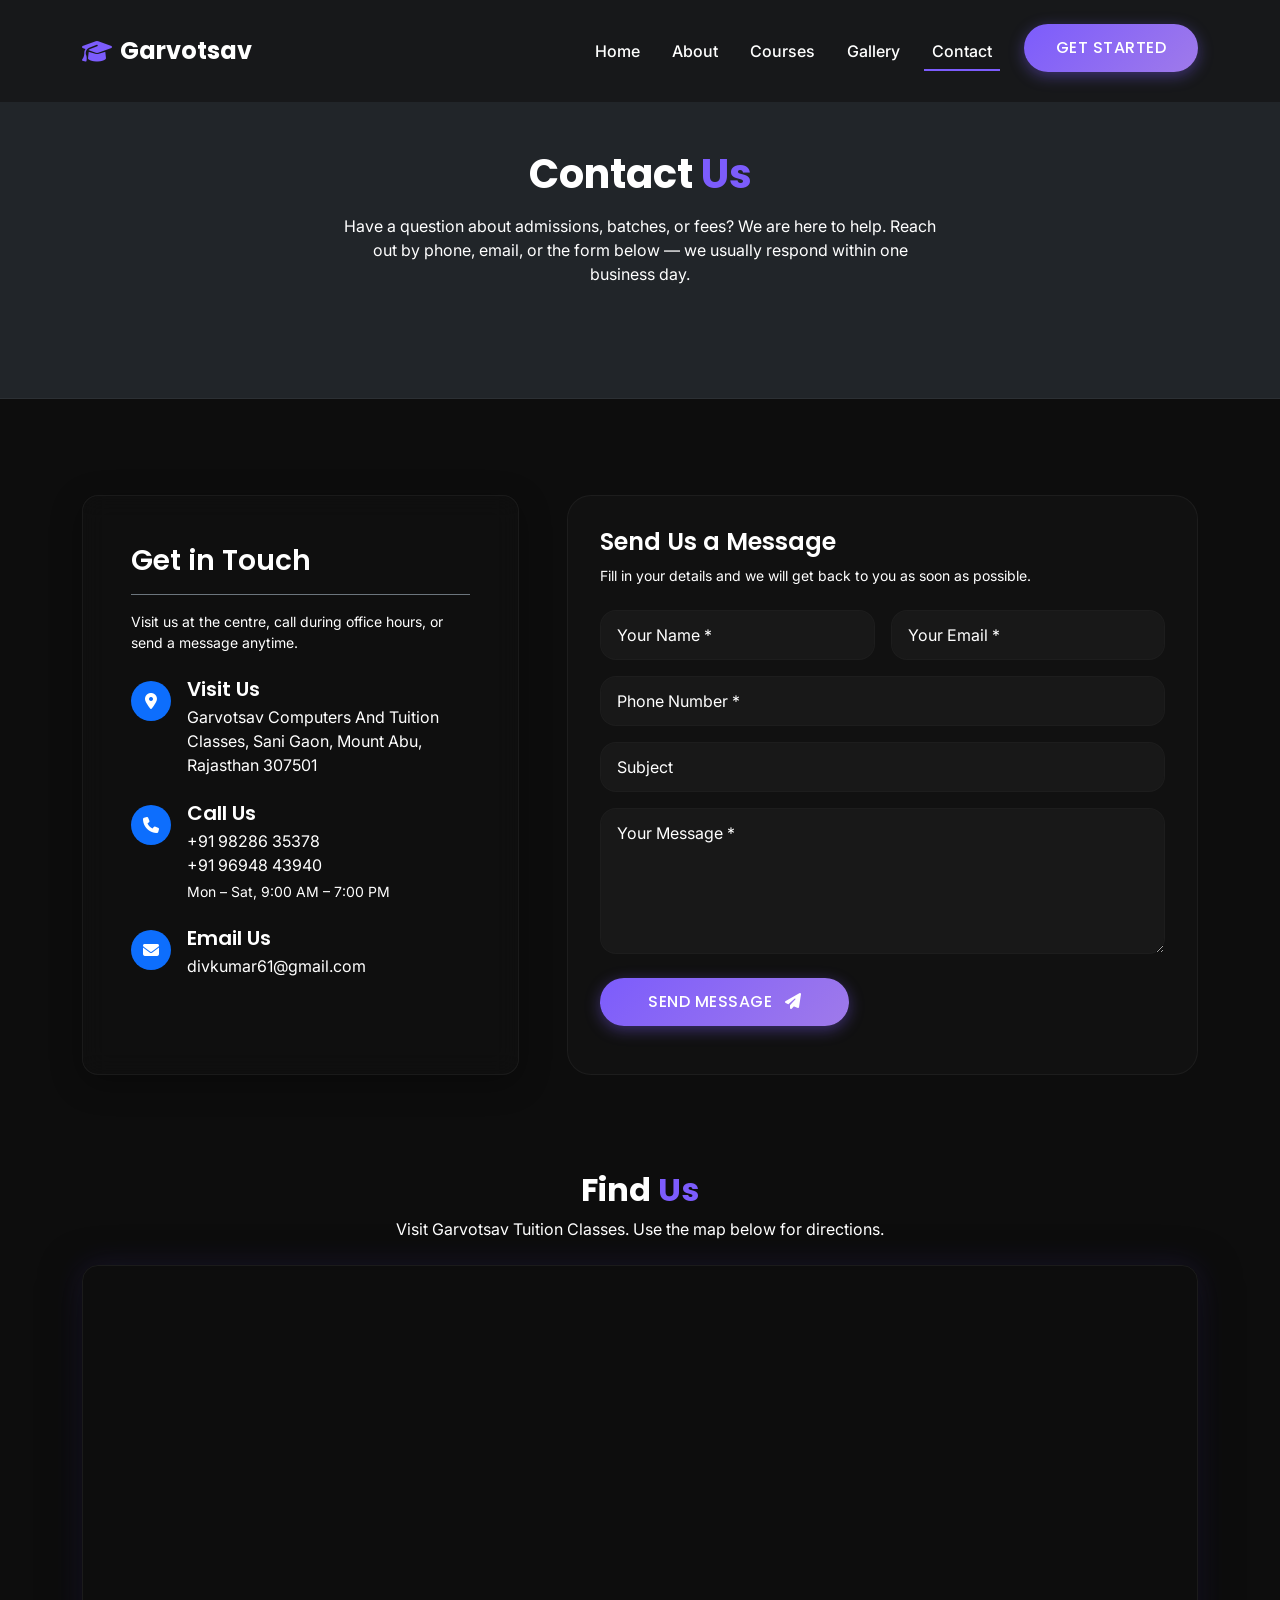
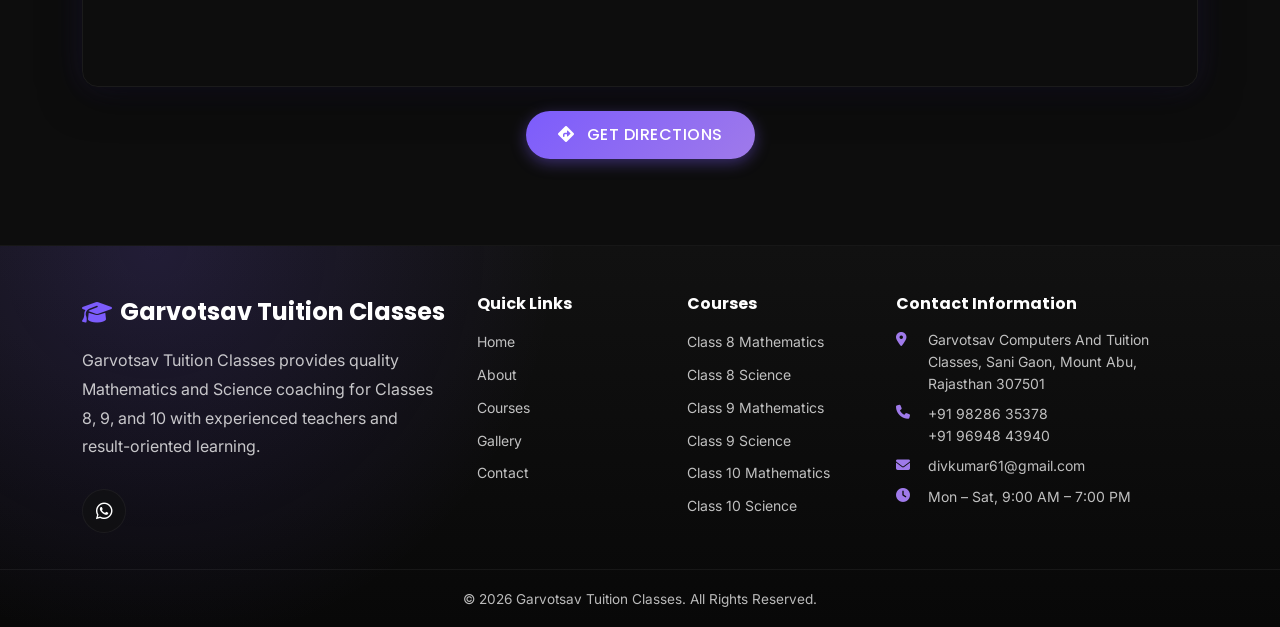
<file: pages/contact.html>
<!DOCTYPE html>
<html lang="en">
<head>
    <meta charset="UTF-8">
    <meta name="viewport" content="width=device-width, initial-scale=1.0">
    <title>Contact Us | Garvotsav Tuition Classes</title>
    <link href="https://cdn.jsdelivr.net/npm/bootstrap@5.3.2/dist/css/bootstrap.min.css" rel="stylesheet">
    <link href="https://unpkg.com/aos@2.3.1/dist/aos.css" rel="stylesheet">
    <link rel="stylesheet" href="https://cdnjs.cloudflare.com/ajax/libs/font-awesome/6.4.2/css/all.min.css">
    <link rel="stylesheet" href="../assets/css/style.css">
</head>
<body>
    <!-- Navbar -->
    <nav class="navbar navbar-expand-lg navbar-dark navbar-glass scrolled" style="background: var(--glass-bg);">
        <div class="container">
            <a class="navbar-brand" href="../index.html">
                <i class="fa-solid fa-graduation-cap text-primary-accent"></i> Garvotsav
            </a>
            <button class="navbar-toggler" type="button" data-bs-toggle="collapse" data-bs-target="#navbarNav">
                <span class="navbar-toggler-icon"></span>
            </button>
            <div class="collapse navbar-collapse" id="navbarNav">
                <ul class="navbar-nav ms-auto mb-2 mb-lg-0">
                    <li class="nav-item"><a class="nav-link" href="../index.html">Home</a></li>
                    <li class="nav-item"><a class="nav-link" href="about.html">About</a></li>
                    <li class="nav-item"><a class="nav-link" href="courses.html">Courses</a></li>
                    <li class="nav-item"><a class="nav-link" href="gallery.html">Gallery</a></li>
                    <li class="nav-item"><a class="nav-link active" href="contact.html">Contact</a></li>
                </ul>
                <div class="ms-lg-3 mt-3 mt-lg-0">
                    <a href="register.html" class="btn-premium btn-primary-gradient w-100 text-center">Get Started</a>
                </div>
            </div>
        </div>
    </nav>

    <!-- Header -->
    <section class="section-padding bg-dark text-center" style="padding-top: clamp(100px, 15vw, 150px); border-bottom: 1px solid rgba(255,255,255,0.05);">
        <div class="container">
            <h1 class="font-heading fw-bold text-white mb-3" data-aos="fade-up">Contact <span class="text-primary-accent">Us</span></h1>
            <p class="text-muted mx-auto" style="max-width: 600px;" data-aos="fade-up" data-aos-delay="100">Have a question about admissions, batches, or fees? We are here to help. Reach out by phone, email, or the form below — we usually respond within one business day.</p>
        </div>
    </section>

    <!-- Contact Info & Form -->
    <section class="section-padding">
        <div class="container">
            <div class="row g-5">
                <!-- Info -->
                <div class="col-lg-5" data-aos="fade-right">
                    <div class="glass-panel p-5 h-100 rounded-4">
                        <h3 class="text-white font-heading mb-3 border-bottom border-secondary pb-3">Get in Touch</h3>
                        <p class="text-muted small mb-4">Visit us at the centre, call during office hours, or send a message anytime.</p>
                        
                        <div class="d-flex align-items-start gap-3 mb-4">
                            <div class="bg-primary rounded-circle p-2 d-flex align-items-center justify-content-center flex-shrink-0 mt-1" style="width:40px; height:40px;">
                                <i class="fa-solid fa-location-dot text-white"></i>
                            </div>
                            <div>
                                <h5 class="text-white mb-1">Visit Us</h5>
                                <p class="text-muted mb-0">Garvotsav Computers And Tuition Classes, Sani Gaon, Mount Abu, Rajasthan 307501</p>
                            </div>
                        </div>

                        <div class="d-flex align-items-start gap-3 mb-4">
                            <div class="bg-primary rounded-circle p-2 d-flex align-items-center justify-content-center flex-shrink-0 mt-1" style="width:40px; height:40px;">
                                <i class="fa-solid fa-phone text-white"></i>
                            </div>
                            <div>
                                <h5 class="text-white mb-1">Call Us</h5>
                                <p class="text-muted mb-0">+91 98286 35378</p>
                                <p class="text-muted mb-0">+91 96948 43940</p>

                                <p class="text-muted small mb-0 mt-1">Mon – Sat, 9:00 AM – 7:00 PM</p>
                            </div>
                        </div>

                        <div class="d-flex align-items-start gap-3 mb-5">
                            <div class="bg-primary rounded-circle p-2 d-flex align-items-center justify-content-center flex-shrink-0 mt-1" style="width:40px; height:40px;">
                                <i class="fa-solid fa-envelope text-white"></i>
                            </div>
                            <div>
                                <h5 class="text-white mb-1">Email Us</h5>
                                <p class="text-muted mb-0">divkumar61@gmail.com</p>
                            </div>
                        </div>
                       
                    </div>
                </div>

                <!-- Form -->
                <div class="col-lg-7" data-aos="fade-left">
                    <div class="glass-card h-100">
                        <h4 class="text-white font-heading mb-2">Send Us a Message</h4>
                        <p class="text-muted small mb-4">Fill in your details and we will get back to you as soon as possible.</p>
                        <form id="contactForm">
                            <div class="row g-3">
                                <div class="col-md-6">
                                    <input type="text" class="form-control" name="name" placeholder="Your Name *" required>
                                </div>
                                <div class="col-md-6">
                                    <input type="email" class="form-control" name="email" placeholder="Your Email *" required>
                                </div>
                                <div class="col-md-12">
                                    <input type="tel" class="form-control" name="phone" placeholder="Phone Number *" required>
                                </div>
                                <div class="col-md-12">
                                    <input type="text" class="form-control" name="subject" placeholder="Subject">
                                </div>
                                <div class="col-12">
                                    <textarea class="form-control" name="message" rows="5" placeholder="Your Message *" required></textarea>
                                </div>
                            </div>
                            
                            <div id="contactFormAlert" class="alert d-none mt-3" role="alert"></div>

                            <button type="submit" class="btn-premium btn-primary-gradient border-0 mt-4 px-5" id="contactSubmitBtn">
                                Send Message <i class="fa-solid fa-paper-plane ms-2"></i>
                            </button>
                        </form>
                    </div>
                </div>
            </div>

        </div>
    </section>

    <!-- Find Us - Google Map -->
    <section style="padding: 0 0 5rem 0;">
        <div class="container" data-aos="fade-up">
            <div class="text-center mb-4">
                <h2 class="font-heading fw-bold text-white mb-2">
                    Find <span class="text-primary-accent">Us</span>
                </h2>
                <p class="text-muted">Visit Garvotsav Tuition Classes. Use the map below for directions.</p>
            </div>

            <div style="
                width: 100%;
                border-radius: 16px;
                overflow: hidden;
                box-shadow: 0 8px 40px rgba(0,0,0,0.5), 0 0 30px rgba(124,92,252,0.15);
                border: 1px solid rgba(255,255,255,0.06);
            ">
                <iframe
                    src="https://www.google.com/maps/embed?pb=!1m18!1m12!1m3!1d3627.8983211504974!2d72.70788007557927!3d24.59270505591904!2m3!1f0!2f0!3f0!3m2!1i1024!2i768!4f13.1!3m3!1m2!1s0x395d2b075bdcd70f%3A0x9cb9e8f95b175b17!2sGarvotsav%20Computers%20And%20Tuition%20Classes!5e0!3m2!1sen!2sin!4v1782793575840!5m2!1sen!2sin"
                    width="100%"
                    height="420"
                    style="border: 0; display: block;"
                    allowfullscreen=""
                    loading="lazy"
                    referrerpolicy="strict-origin-when-cross-origin"
                    title="Garvotsav Tuition Classes Location">
                </iframe>
            </div>

            <div class="text-center mt-4">
                <a href="https://maps.app.goo.gl/ACLhyN8BBNVjornv9"
                   target="_blank"
                   rel="noopener noreferrer"
                   class="btn-premium btn-primary-gradient border-0">
                    <i class="fa-solid fa-diamond-turn-right me-2"></i> Get Directions
                </a>
            </div>
        </div>
    </section>

    <style>
        @media (max-width: 768px) {
            iframe[title="Garvotsav Tuition Classes Location"] {
                height: 300px !important;
            }
        }
    </style>

    <!-- Success Popup -->
    <div class="success-popup-overlay" id="successPopup">
        <div class="success-popup">
            <div class="success-popup-confetti">🎉</div>
            <div class="success-popup-icon">
                <i class="fa-solid fa-check"></i>
            </div>
            <h3>Message Sent!</h3>
            <p>Thank you for reaching out to us.<br>We will get back to you within <strong style="color:#9F7AEA;">one business day</strong>. We look forward to speaking with you!</p>
            <button class="success-popup-close" id="closeSuccessPopup">Close</button>
        </div>
    </div>

    <footer class="footer-area courses-footer" data-site-footer></footer>

    <script src="https://cdn.jsdelivr.net/npm/bootstrap@5.3.2/dist/js/bootstrap.bundle.min.js"></script>
    <script src="https://unpkg.com/aos@2.3.1/dist/aos.js"></script>
    <script src="../assets/js/api.js"></script>
    <script src="../components/footer.js?v=2"></script>
    <script src="../assets/js/main.js?v=2"></script>
    <script>
        document.getElementById('contactForm').addEventListener('submit', async (e) => {
            e.preventDefault();
            const form = e.target;
            const btn = document.getElementById('contactSubmitBtn');
            const alertBox = document.getElementById('contactFormAlert');
            
            // Show loading state
            const originalText = btn.innerHTML;
            btn.innerHTML = '<span class="spinner-border spinner-border-sm me-2" role="status" aria-hidden="true"></span> Sending...';
            btn.disabled = true;
            alertBox.classList.add('d-none');
            
            const formData = new FormData(form);
            
            try {
                // Submit using the central API service
                const response = await GarvotsavAPI.submitForm('submitContact', formData);
                
                if (response.success) {
                    form.reset();
                    document.getElementById('successPopup').classList.add('active');
                } else {
                    alertBox.classList.remove('d-none', 'alert-danger');
                    alertBox.classList.add('alert-danger');
                    alertBox.innerHTML = `<i class="fa-solid fa-triangle-exclamation me-2"></i> Error: ${response.message}`;
                }
            } catch (error) {
                alertBox.classList.remove('d-none', 'alert-success');
                alertBox.classList.add('alert-danger');
                alertBox.innerHTML = '<i class="fa-solid fa-triangle-exclamation me-2"></i> Something went wrong. Please try again.';
            } finally {
                btn.innerHTML = originalText;
                btn.disabled = false;
            }

            document.getElementById('closeSuccessPopup').addEventListener('click', () => {
                document.getElementById('successPopup').classList.remove('active');
            });
            document.getElementById('successPopup').addEventListener('click', (e) => {
                if (e.target === document.getElementById('successPopup')) {
                    document.getElementById('successPopup').classList.remove('active');
                }
            });
        });
    </script>
</body>
</html>
</file>
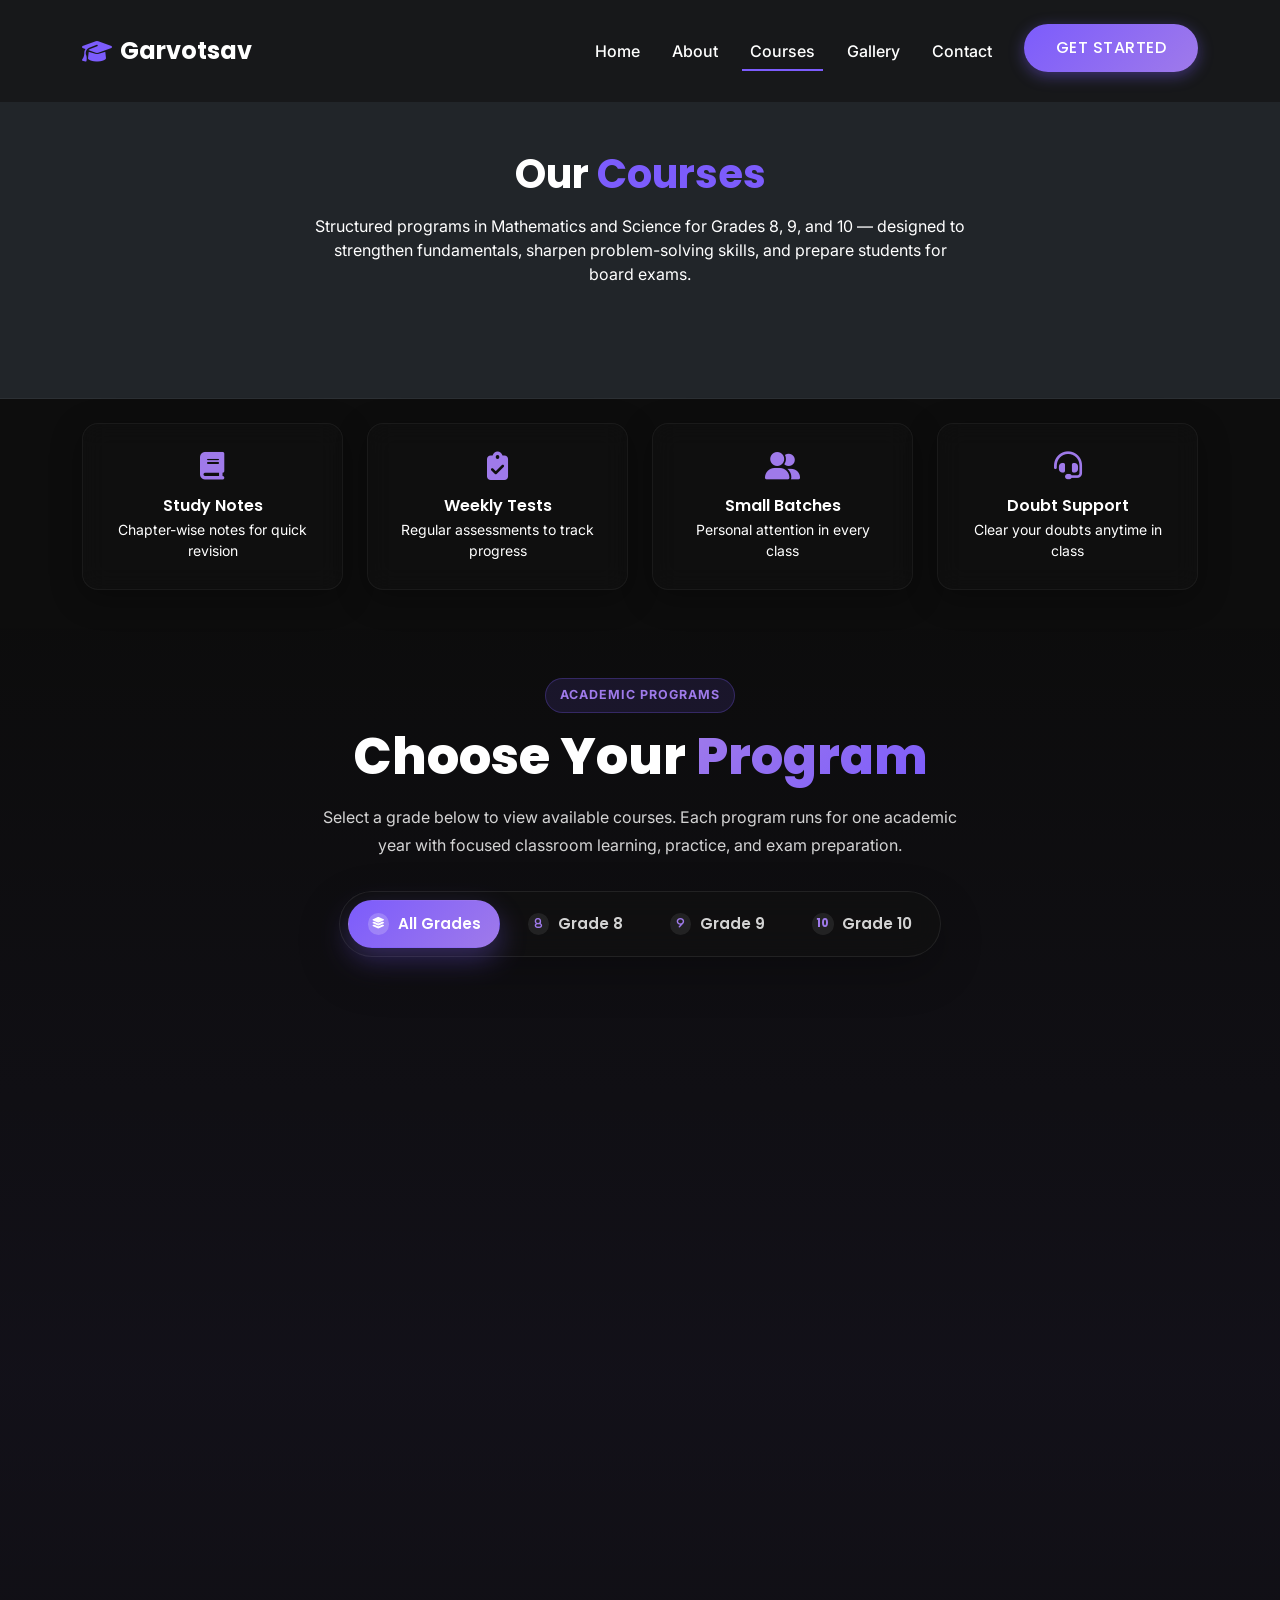
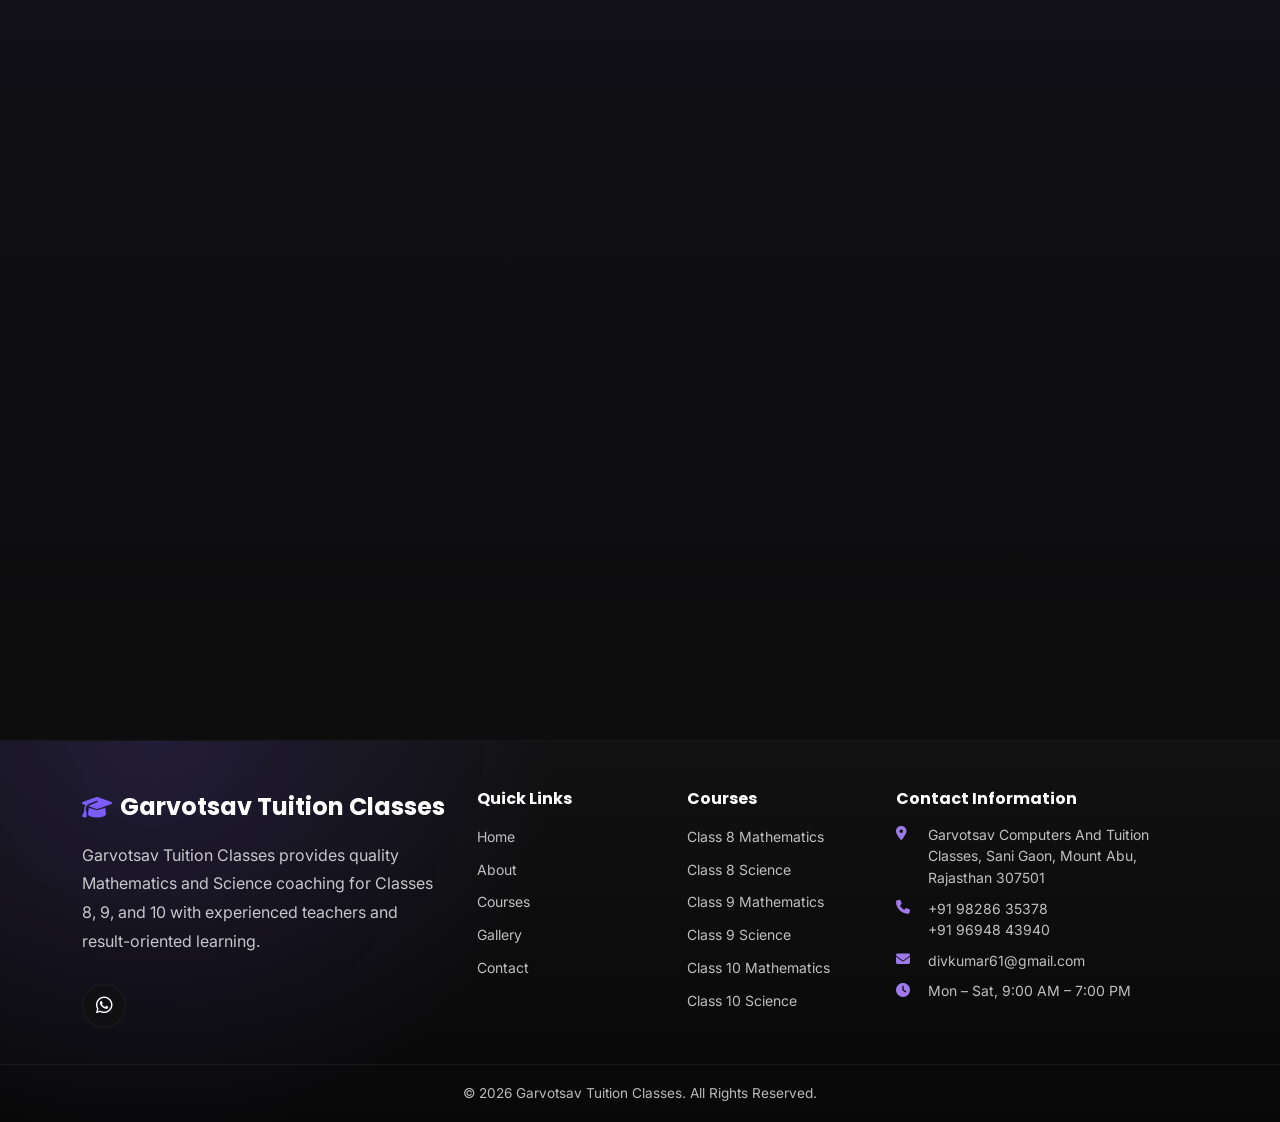
<file: pages/courses.html>
<!DOCTYPE html>
<html lang="en">
<head>
    <meta charset="UTF-8">
    <meta name="viewport" content="width=device-width, initial-scale=1.0">
    <title>Courses | Garvotsav Tuition Classes</title>
    
    <!-- Bootstrap 5 CSS -->
    <link href="https://cdn.jsdelivr.net/npm/bootstrap@5.3.2/dist/css/bootstrap.min.css" rel="stylesheet">
    <!-- AOS Animation CSS -->
    <link href="https://unpkg.com/aos@2.3.1/dist/aos.css" rel="stylesheet">
    <!-- Font Awesome -->
    <link rel="stylesheet" href="https://cdnjs.cloudflare.com/ajax/libs/font-awesome/6.4.2/css/all.min.css">
    <!-- Custom CSS -->
    <link rel="stylesheet" href="../assets/css/style.css">
</head>
<body>

    <!-- Navbar -->
    <nav class="navbar navbar-expand-lg navbar-dark navbar-glass scrolled" style="background: var(--glass-bg);">
        <div class="container">
            <a class="navbar-brand" href="../index.html">
                <i class="fa-solid fa-graduation-cap text-primary-accent"></i>
                Garvotsav
            </a>
            <button class="navbar-toggler" type="button" data-bs-toggle="collapse" data-bs-target="#navbarNav">
                <span class="navbar-toggler-icon"></span>
            </button>
            <div class="collapse navbar-collapse" id="navbarNav">
                <ul class="navbar-nav ms-auto mb-2 mb-lg-0">
                    <li class="nav-item"><a class="nav-link" href="../index.html">Home</a></li>
                    <li class="nav-item"><a class="nav-link" href="about.html">About</a></li>
                    <li class="nav-item"><a class="nav-link active" href="courses.html">Courses</a></li>
                    <li class="nav-item"><a class="nav-link" href="gallery.html">Gallery</a></li>
                    <li class="nav-item"><a class="nav-link" href="contact.html">Contact</a></li>
                </ul>
                <div class="ms-lg-3 mt-3 mt-lg-0">
                    <a href="register.html" class="btn-premium btn-primary-gradient w-100 text-center">Get Started</a>
                </div>
            </div>
        </div>
    </nav>

    <!-- Page Header -->
    <section class="section-padding bg-dark text-center" style="padding-top: clamp(100px, 15vw, 150px); border-bottom: 1px solid rgba(255,255,255,0.05);">
        <div class="container">
            <h1 class="font-heading fw-bold text-white mb-3" data-aos="fade-up">Our <span class="text-primary-accent">Courses</span></h1>
            <p class="text-muted mx-auto" style="max-width: 650px;" data-aos="fade-up" data-aos-delay="100">Structured programs in Mathematics and Science for Grades 8, 9, and 10 — designed to strengthen fundamentals, sharpen problem-solving skills, and prepare students for board exams.</p>
        </div>
    </section>

    <!-- What's Included -->
    <section class="section-padding pt-4 pb-0">
        <div class="container">
            <div class="row g-4 mb-2">
                <div class="col-md-3 col-6" data-aos="fade-up" data-aos-delay="100">
                    <div class="glass-panel highlight-card rounded-4">
                        <i class="fa-solid fa-book"></i>
                        <h6 class="text-white font-heading mb-1">Study Notes</h6>
                        <p class="text-muted small mb-0">Chapter-wise notes for quick revision</p>
                    </div>
                </div>
                <div class="col-md-3 col-6" data-aos="fade-up" data-aos-delay="200">
                    <div class="glass-panel highlight-card rounded-4">
                        <i class="fa-solid fa-clipboard-check"></i>
                        <h6 class="text-white font-heading mb-1">Weekly Tests</h6>
                        <p class="text-muted small mb-0">Regular assessments to track progress</p>
                    </div>
                </div>
                <div class="col-md-3 col-6" data-aos="fade-up" data-aos-delay="300">
                    <div class="glass-panel highlight-card rounded-4">
                        <i class="fa-solid fa-user-group"></i>
                        <h6 class="text-white font-heading mb-1">Small Batches</h6>
                        <p class="text-muted small mb-0">Personal attention in every class</p>
                    </div>
                </div>
                <div class="col-md-3 col-6" data-aos="fade-up" data-aos-delay="400">
                    <div class="glass-panel highlight-card rounded-4">
                        <i class="fa-solid fa-headset"></i>
                        <h6 class="text-white font-heading mb-1">Doubt Support</h6>
                        <p class="text-muted small mb-0">Clear your doubts anytime in class</p>
                    </div>
                </div>
            </div>
        </div>
    </section>

    <!-- Courses Grid -->
    <section class="courses-program-section section-padding">
        <div class="container">
            <div class="program-header mx-auto text-center" data-aos="fade-up">
                <span class="program-eyebrow">Academic Programs</span>
                <h2>Choose Your <span>Program</span></h2>
                <p>Select a grade below to view available courses. Each program runs for one academic year with focused classroom learning, practice, and exam preparation.</p>
            </div>
            <!-- Filter Tabs -->
            <ul class="course-filter-tabs nav nav-pills justify-content-center mb-5" id="courseTabs" role="tablist" data-aos="fade-up" data-aos-delay="100">
                <li class="nav-item" role="presentation">
                    <button class="nav-link active" id="all-tab" data-bs-toggle="pill" data-bs-target="#all" type="button" role="tab">
                        <i class="fa-solid fa-layer-group"></i>
                        <span>All Grades</span>
                    </button>
                </li>
                <li class="nav-item" role="presentation">
                    <button class="nav-link" id="grade8-tab" data-bs-toggle="pill" data-bs-target="#grade8" type="button" role="tab">
                        <i class="fa-solid fa-8"></i>
                        <span>Grade 8</span>
                    </button>
                </li>
                <li class="nav-item" role="presentation">
                    <button class="nav-link" id="grade9-tab" data-bs-toggle="pill" data-bs-target="#grade9" type="button" role="tab">
                        <i class="fa-solid fa-9"></i>
                        <span>Grade 9</span>
                    </button>
                </li>
                <li class="nav-item" role="presentation">
                    <button class="nav-link" id="grade10-tab" data-bs-toggle="pill" data-bs-target="#grade10" type="button" role="tab">
                        <i style="font-style: normal; font-family: inherit; font-weight: bold;">10</i>
                        <span>Grade 10</span>
                    </button>
                </li>
            </ul>

            <div class="tab-content" id="courseTabsContent">
                <!-- Data dynamically loaded via JS -->
                <div class="text-center w-100 py-5" id="fullCoursesLoader">
                    <div class="spinner-border text-primary" role="status">
                        <span class="visually-hidden">Loading...</span>
                    </div>
                </div>
                
                <!-- Containers for filtered content -->
                <div class="tab-pane fade show active" id="all" role="tabpanel">
                    <div class="row g-4" id="coursesGridAll"></div>
                </div>
                <div class="tab-pane fade" id="grade8" role="tabpanel">
                    <div class="row g-4" id="coursesGrid8"></div>
                </div>
                <div class="tab-pane fade" id="grade9" role="tabpanel">
                    <div class="row g-4" id="coursesGrid9"></div>
                </div>
                <div class="tab-pane fade" id="grade10" role="tabpanel">
                    <div class="row g-4" id="coursesGrid10"></div>
                </div>
            </div>
        </div>
    </section>

    <!-- Footer -->
    <footer class="footer-area courses-footer" data-site-footer></footer>

    <!-- Scripts -->
    <script src="https://cdn.jsdelivr.net/npm/bootstrap@5.3.2/dist/js/bootstrap.bundle.min.js"></script>
    <script src="https://unpkg.com/aos@2.3.1/dist/aos.js"></script>
    <script src="../assets/js/api.js"></script>
    <script src="../components/footer.js?v=2"></script>
    <script src="../assets/js/main.js?v=2"></script>
    
    <script>
        document.addEventListener('DOMContentLoaded', async () => {
            const loader = document.getElementById('fullCoursesLoader');
            const fallbackImage = '../assets/images/class10mathematics.png';

            const escapeHTML = (value = '') => String(value).replace(/[&<>"']/g, (char) => ({
                '&': '&amp;',
                '<': '&lt;',
                '>': '&gt;',
                '"': '&quot;',
                "'": '&#039;'
            }[char]));

            const resolveCourseImage = (imagePath = '') => {
                if (!imagePath) return fallbackImage;
                if (/^(https?:)?\/\//i.test(imagePath) || imagePath.startsWith('data:')) return imagePath;

                const cleanedPath = imagePath.replace(/\\/g, '/').replace(/^(\.\.\/|\.\/)+/, '');
                if (cleanedPath.startsWith('assets/')) return `../${cleanedPath}`;
                return cleanedPath;
            };

            const activateCourseTab = (tabButton) => {
                if (!tabButton) return;

                if (window.bootstrap) {
                    bootstrap.Tab.getOrCreateInstance(tabButton).show();
                    return;
                }

                const targetSelector = tabButton.getAttribute('data-bs-target');
                const targetPane = document.querySelector(targetSelector);
                if (!targetPane) return;

                document.querySelectorAll('#courseTabs .nav-link').forEach(button => {
                    const isActive = button === tabButton;
                    button.classList.toggle('active', isActive);
                    button.setAttribute('aria-selected', isActive ? 'true' : 'false');
                });

                document.querySelectorAll('#courseTabsContent .tab-pane').forEach(pane => {
                    const isActive = pane === targetPane;
                    pane.classList.toggle('show', isActive);
                    pane.classList.toggle('active', isActive);
                });
            };
            
            try {
                const courses = await GarvotsavAPI.fetchSheetData('Courses');
                loader.style.display = 'none';
                
                const renderGrid = (containerId, filterGrade = null) => {
                    const container = document.getElementById(containerId);
                    let filtered = courses;
                    if (filterGrade) {
                        filtered = courses.filter(c => c.grade.includes(filterGrade));
                    }
                    
                    if(filtered.length === 0) {
                         container.innerHTML = `<div class="col-12 text-center text-muted py-4">No courses found for this grade.</div>`;
                         return;
                    }

                    filtered.forEach(course => {
                        const col = document.createElement('div');
                        const courseSubject = escapeHTML(course.subject);
                        const courseGrade = escapeHTML(course.grade);
                        const courseDuration = escapeHTML(course.duration);
                        const courseDesc = escapeHTML(course.desc);
                        const courseImage = escapeHTML(resolveCourseImage(course.image));

                        col.className = 'col-md-6 col-lg-4 course-card-col';
                        col.innerHTML = `
                            <div class="course-card h-100 d-flex flex-column">
                                <div class="course-card-media">
                                    <img src="${courseImage}" alt="${courseSubject} - ${courseGrade}" loading="lazy" onerror="this.onerror=null; this.src='${fallbackImage}';">
                                    <div class="course-card-overlay"></div>
                                    <span class="course-grade-badge">${courseGrade}</span>
                                </div>
                                <div class="course-card-body d-flex flex-column flex-grow-1">
                                    <div class="course-card-meta">
                                        <span><i class="fa-regular fa-clock"></i> ${courseDuration}</span>
                                        <span><i class="fa-solid fa-user-group"></i> Small batch</span>
                                    </div>
                                    <h4>${courseSubject}</h4>
                                    <p class="course-card-desc flex-grow-1">${courseDesc}</p>
                                    
                                    <ul class="course-feature-list">
                                        <li><i class="fa-solid fa-check"></i> Concept-based classroom teaching</li>
                                        <li><i class="fa-solid fa-check"></i> Notes, assignments, and mock tests</li>
                                        <li><i class="fa-solid fa-check"></i> Board exam preparation support</li>
                                    </ul>
                                    
                                    <a href="register.html" class="course-card-action mt-auto">Apply for Admission <i class="fa-solid fa-arrow-right"></i></a>
                                </div>
                            </div>
                        `;
                        container.appendChild(col);
                    });
                };
                
                renderGrid('coursesGridAll');
                renderGrid('coursesGrid8', '8');
                renderGrid('coursesGrid9', '9');
                renderGrid('coursesGrid10', '10');

                const hashTabMap = {
                    '#grade8': 'grade8-tab',
                    '#grade9': 'grade9-tab',
                    '#grade10': 'grade10-tab',
                    '#all': 'all-tab'
                };
                const tabFromHash = document.getElementById(hashTabMap[window.location.hash]);
                if (tabFromHash) {
                    activateCourseTab(tabFromHash);
                }
                
            } catch (error) {
                loader.style.display = 'none';
                document.getElementById('all').innerHTML = `<div class="col-12 text-center text-danger py-5">Error loading courses.</div>`;
            }

            document.querySelectorAll('[data-course-tab]').forEach(link => {
                link.addEventListener('click', (event) => {
                    event.preventDefault();
                    const tabButton = document.getElementById(link.dataset.courseTab);
                    if (tabButton) {
                        activateCourseTab(tabButton);
                        document.getElementById('courseTabs').scrollIntoView({ behavior: 'smooth', block: 'center' });
                    }
                });
            });

            document.querySelectorAll('#courseTabs .nav-link').forEach(tabButton => {
                tabButton.addEventListener('click', (event) => {
                    if (window.bootstrap) return;
                    event.preventDefault();
                    activateCourseTab(tabButton);
                });
            });
        });
    </script>
</body>
</html>
</file>
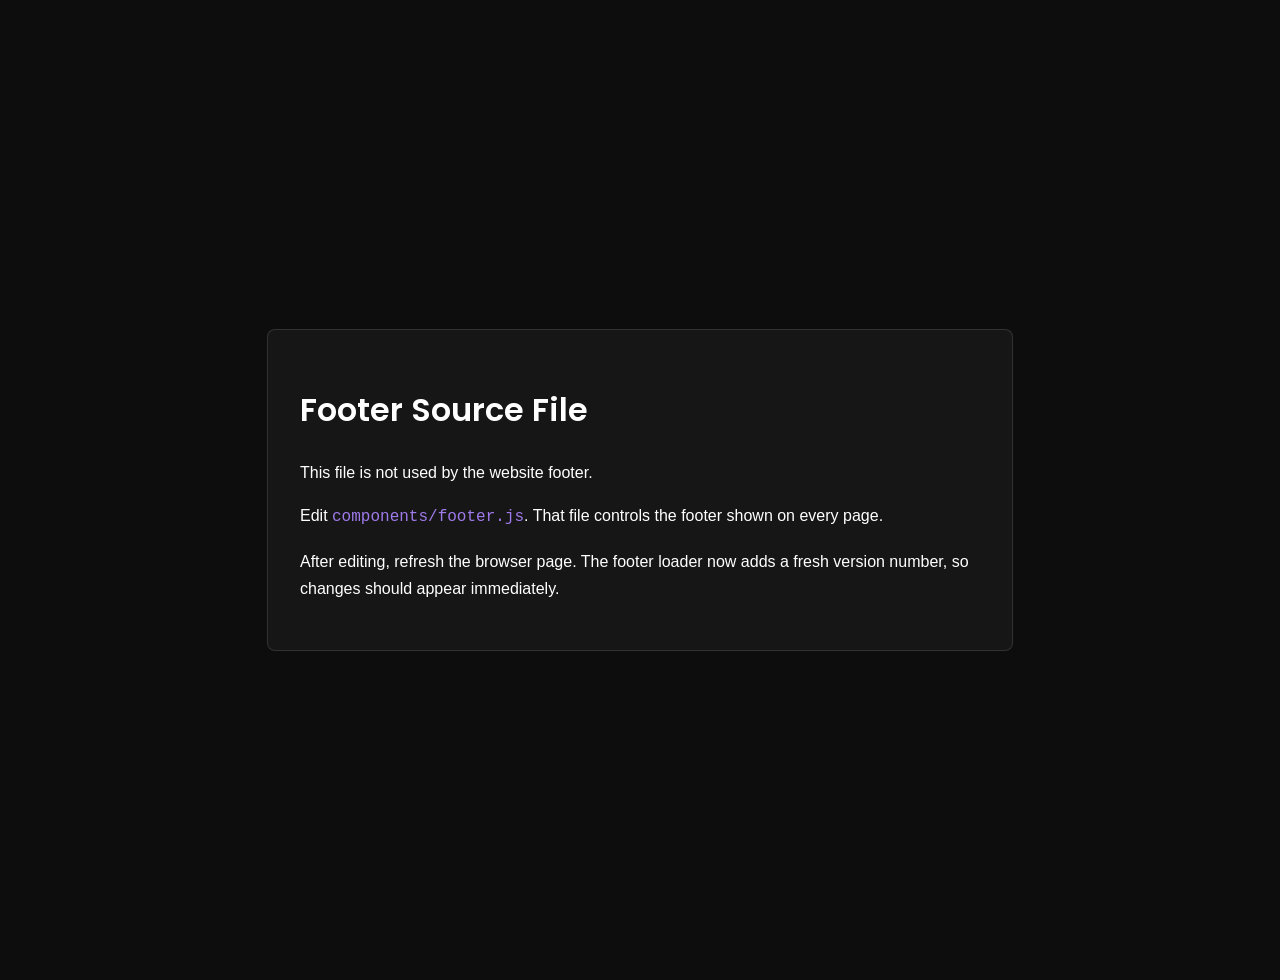
<file: pages/footer.html>
<!DOCTYPE html>
<html lang="en">
<head>
    <meta charset="UTF-8">
    <meta name="viewport" content="width=device-width, initial-scale=1.0">
    <title>Footer Component | Garvotsav Tuition Classes</title>
    <link rel="stylesheet" href="../assets/css/style.css">
    <style>
        body {
            min-height: 100vh;
            display: grid;
            place-items: center;
            padding: 2rem;
            background: #0d0d0d;
            color: #ffffff;
            font-family: Arial, sans-serif;
        }

        .notice {
            max-width: 680px;
            padding: 2rem;
            border: 1px solid rgba(255,255,255,0.12);
            border-radius: 8px;
            background: rgba(255,255,255,0.04);
            line-height: 1.7;
        }

        code {
            color: #9f7aea;
            font-size: 1rem;
        }
    </style>
</head>
<body>
    <main class="notice">
        <h1>Footer Source File</h1>
        <p>This file is not used by the website footer.</p>
        <p>Edit <code>components/footer.js</code>. That file controls the footer shown on every page.</p>
        <p>After editing, refresh the browser page. The footer loader now adds a fresh version number, so changes should appear immediately.</p>
    </main>
</body>
</html>
</file>
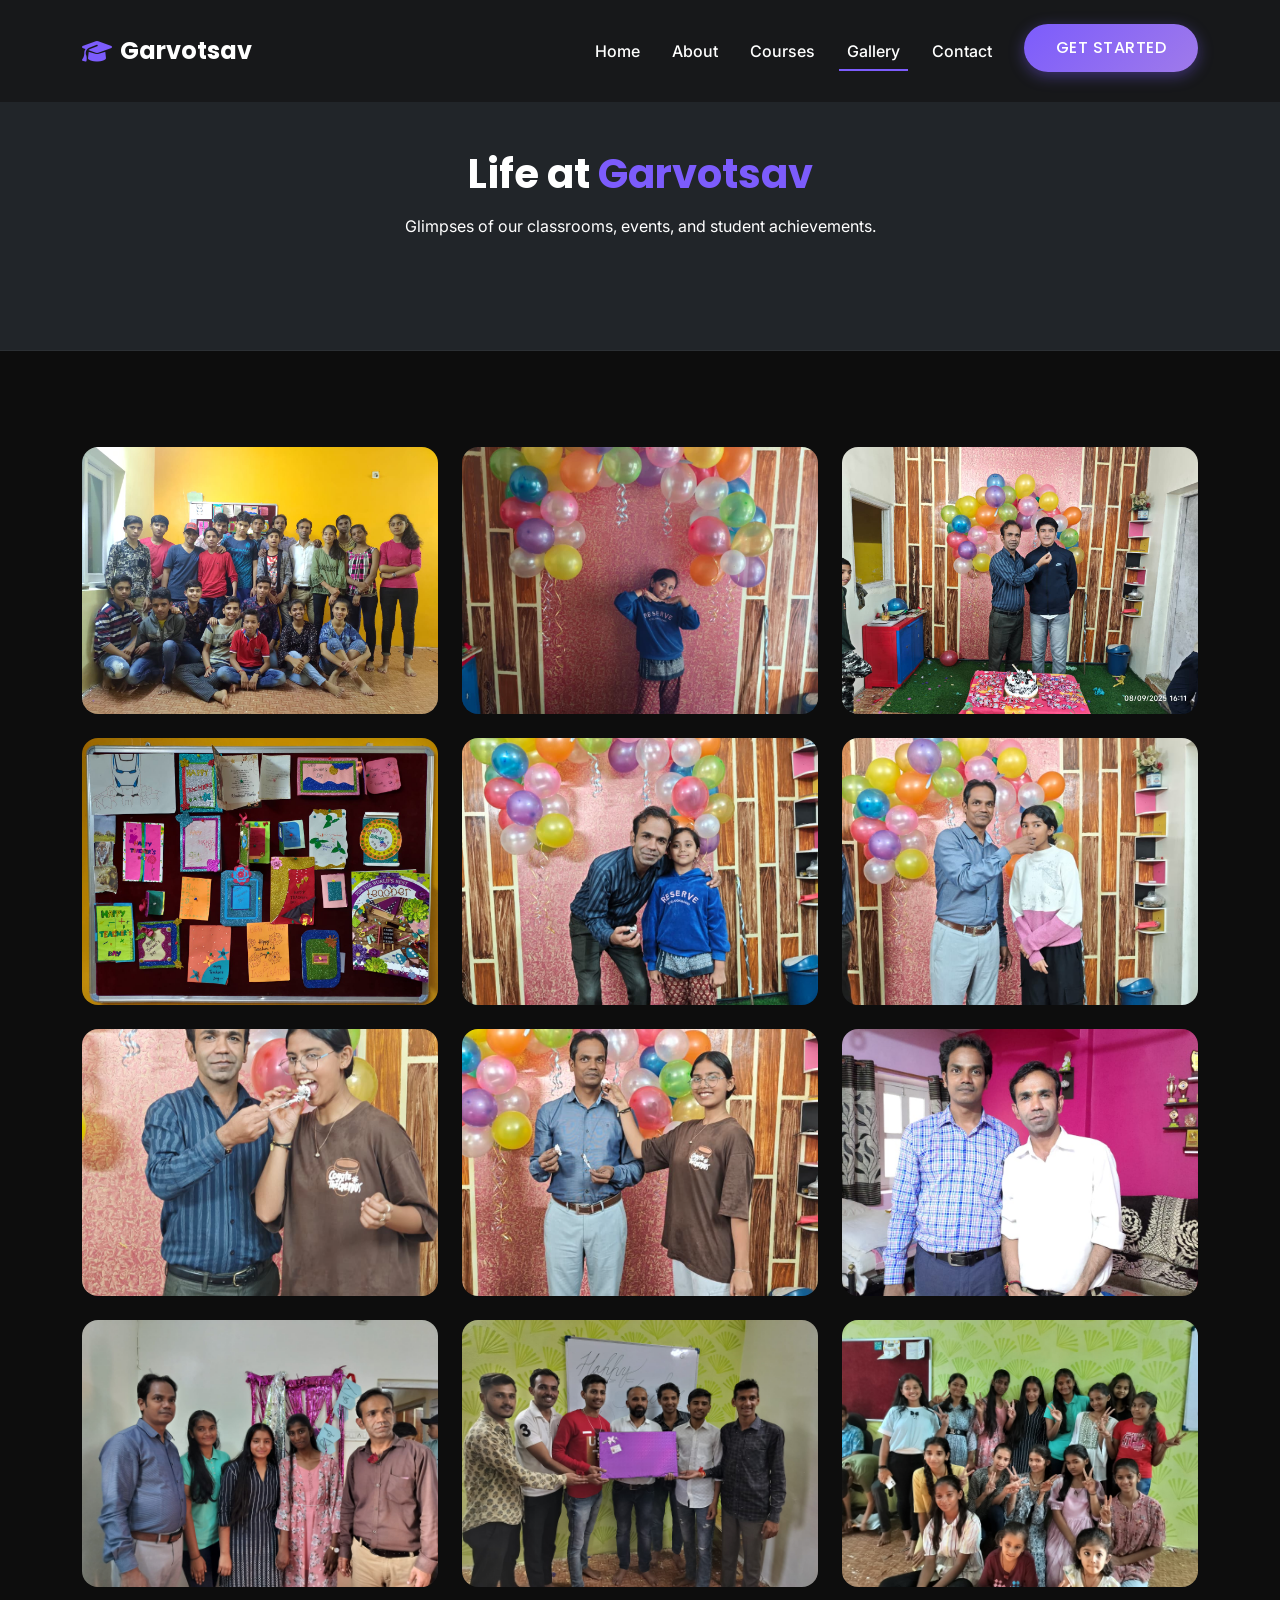
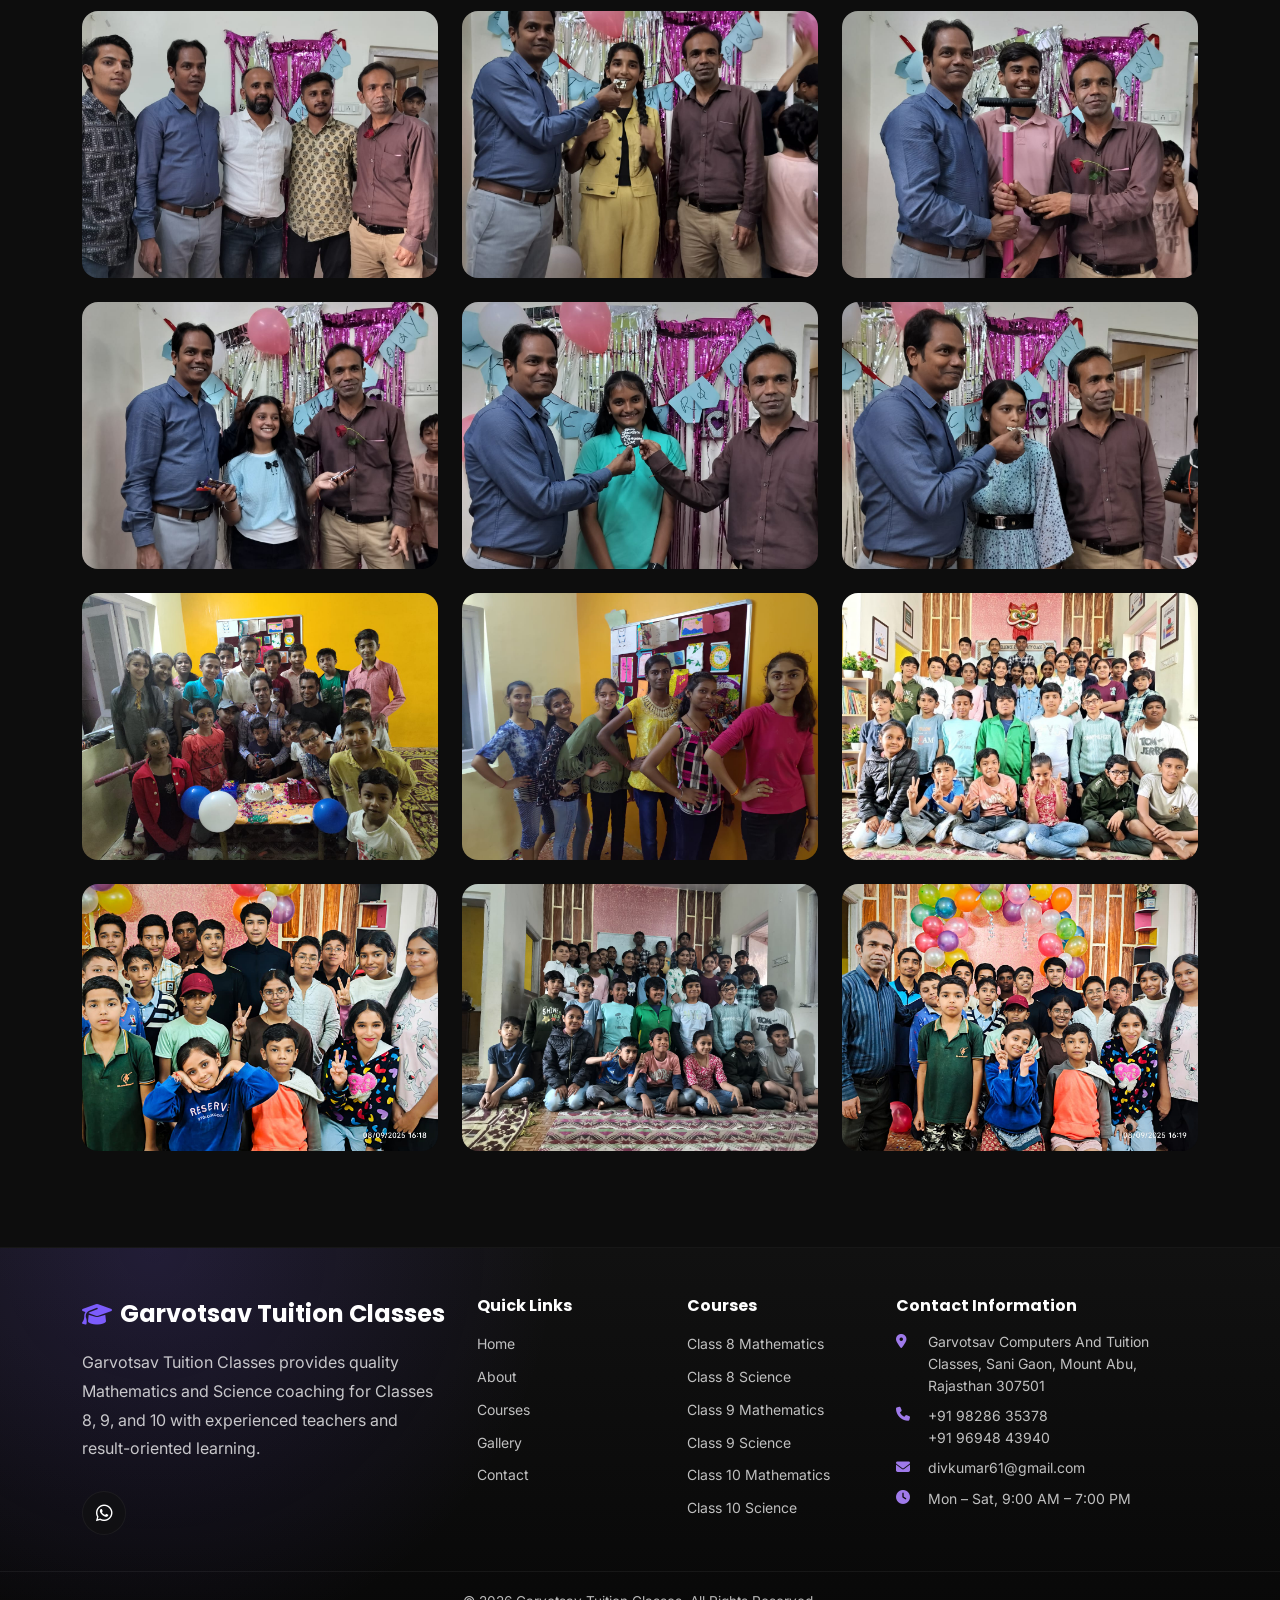
<file: pages/gallery.html>
<!DOCTYPE html>
<html lang="en">
<head>
    <meta charset="UTF-8">
    <meta name="viewport" content="width=device-width, initial-scale=1.0">
    <title>Gallery | Garvotsav Tuition Classes</title>
    <link href="https://cdn.jsdelivr.net/npm/bootstrap@5.3.2/dist/css/bootstrap.min.css" rel="stylesheet">
    <link href="https://unpkg.com/aos@2.3.1/dist/aos.css" rel="stylesheet">
    <link rel="stylesheet" href="https://cdnjs.cloudflare.com/ajax/libs/font-awesome/6.4.2/css/all.min.css">
    <link rel="stylesheet" href="../assets/css/style.css">
    <style>
        /* Equal photo grid */
        .masonry-grid {
            display: grid;
            grid-template-columns: repeat(3, minmax(0, 1fr));
            gap: 1.5rem;
        }
        .masonry-item {
            aspect-ratio: 4 / 3;
            border-radius: var(--radius-md);
            overflow: hidden;
            position: relative;
            cursor: pointer;
            background: var(--card-bg);
        }
        .masonry-item img {
            width: 100%;
            height: 100%;
            object-fit: cover;
            object-position: center;
            display: block;
            transition: transform 0.5s ease;
        }
        @media (max-width: 991px) {
            .masonry-grid { grid-template-columns: repeat(2, minmax(0, 1fr)); }
        }
        @media (max-width: 575px) {
            .masonry-grid { grid-template-columns: 1fr; }
        }
        .masonry-overlay {
            position: absolute;
            top: 0; left: 0; right: 0; bottom: 0;
            background: rgba(124, 92, 252, 0.7);
            display: flex;
            align-items: center;
            justify-content: center;
            opacity: 0;
            transition: opacity 0.3s ease;
        }
        .masonry-item:hover img {
            transform: scale(1.05);
        }
        .masonry-item:hover .masonry-overlay {
            opacity: 1;
        }
    </style>
</head>
<body>
    <nav class="navbar navbar-expand-lg navbar-dark navbar-glass scrolled" style="background: var(--glass-bg);">
        <div class="container">
            <a class="navbar-brand" href="../index.html">
                <i class="fa-solid fa-graduation-cap text-primary-accent"></i> Garvotsav
            </a>
            <button class="navbar-toggler" type="button" data-bs-toggle="collapse" data-bs-target="#navbarNav">
                <span class="navbar-toggler-icon"></span>
            </button>
            <div class="collapse navbar-collapse" id="navbarNav">
                <ul class="navbar-nav ms-auto mb-2 mb-lg-0">
                    <li class="nav-item"><a class="nav-link" href="../index.html">Home</a></li>
                    <li class="nav-item"><a class="nav-link" href="about.html">About</a></li>
                    <li class="nav-item"><a class="nav-link" href="courses.html">Courses</a></li>
                    <li class="nav-item"><a class="nav-link active" href="gallery.html">Gallery</a></li>
                    <li class="nav-item"><a class="nav-link" href="contact.html">Contact</a></li>
                </ul>
                <div class="ms-lg-3 mt-3 mt-lg-0">
                    <a href="register.html" class="btn-premium btn-primary-gradient w-100 text-center">Get Started</a>
                </div>
            </div>
        </div>
    </nav>

    <section class="section-padding bg-dark text-center" style="padding-top: clamp(100px, 15vw, 150px); border-bottom: 1px solid rgba(255,255,255,0.05);">
        <div class="container">
            <h1 class="font-heading fw-bold text-white mb-3" data-aos="fade-up">Life at <span class="text-primary-accent">Garvotsav</span></h1>
            <p class="text-muted mx-auto" style="max-width: 600px;" data-aos="fade-up" data-aos-delay="100">Glimpses of our classrooms, events, and student achievements.</p>
        </div>
    </section>

    <section class="section-padding">
        <div class="container">
          
            <!-- Masonry Grid (Mock Images for demonstration) -->
            <div class="masonry-grid" data-aos="fade-up" data-aos-delay="200">
                <div class="masonry-item">
                    <img src="../assets/images/0.jpeg" alt="Classroom">
                    <div class="masonry-overlay"><i class="fa-solid fa-magnifying-glass-plus text-white fs-2"></i></div>
                </div>

                <div class="masonry-item">
                    <img src="../assets/images/1.jpeg" alt="Discussion">
                    <div class="masonry-overlay"><i class="fa-solid fa-magnifying-glass-plus text-white fs-2"></i></div>
                </div>

                <div class="masonry-item">
                    <img src="../assets/images/2.jpeg" alt="Discussion">
                    <div class="masonry-overlay"><i class="fa-solid fa-magnifying-glass-plus text-white fs-2"></i></div>
                </div>

                <div class="masonry-item">
                    <img src="../assets/images/Mission.jpeg" alt="Discussion">
                    <div class="masonry-overlay"><i class="fa-solid fa-magnifying-glass-plus text-white fs-2"></i></div>
                </div>



                <div class="masonry-item">
                    <img src="../assets/images/3.jpeg" alt="Discussion">
                    <div class="masonry-overlay"><i class="fa-solid fa-magnifying-glass-plus text-white fs-2"></i></div>
                </div>

                <div class="masonry-item">
                    <img src="../assets/images/4.jpeg" alt="Discussion">
                    <div class="masonry-overlay"><i class="fa-solid fa-magnifying-glass-plus text-white fs-2"></i></div>
                </div>

                <div class="masonry-item">
                    <img src="../assets/images/5.jpeg" alt="Discussion">
                    <div class="masonry-overlay"><i class="fa-solid fa-magnifying-glass-plus text-white fs-2"></i></div>
                </div>

                <div class="masonry-item">
                    <img src="../assets/images/6.png" alt="Discussion">
                    <div class="masonry-overlay"><i class="fa-solid fa-magnifying-glass-plus text-white fs-2"></i></div>
                </div>

                <div class="masonry-item">
                    <img src="../assets/images/7.jpeg" alt="Discussion">
                    <div class="masonry-overlay"><i class="fa-solid fa-magnifying-glass-plus text-white fs-2"></i></div>
                </div>

                <div class="masonry-item">
                    <img src="../assets/images/8.jpeg" alt="Discussion">
                    <div class="masonry-overlay"><i class="fa-solid fa-magnifying-glass-plus text-white fs-2"></i></div>
                </div>

                <div class="masonry-item">
                    <img src="../assets/images/9.jpeg" alt="Discussion">
                    <div class="masonry-overlay"><i class="fa-solid fa-magnifying-glass-plus text-white fs-2"></i></div>
                </div>

                <div class="masonry-item">
                    <img src="../assets/images/10.jpeg" alt="Discussion">
                    <div class="masonry-overlay"><i class="fa-solid fa-magnifying-glass-plus text-white fs-2"></i></div>
                </div>

                <div class="masonry-item">
                    <img src="../assets/images/11.jpeg" alt="Discussion">
                    <div class="masonry-overlay"><i class="fa-solid fa-magnifying-glass-plus text-white fs-2"></i></div>
                </div>

                <div class="masonry-item">
                    <img src="../assets/images/12.jpeg" alt="Discussion">
                    <div class="masonry-overlay"><i class="fa-solid fa-magnifying-glass-plus text-white fs-2"></i></div>
                </div>

                <div class="masonry-item">
                    <img src="../assets/images/13.jpeg" alt="Discussion">
                    <div class="masonry-overlay"><i class="fa-solid fa-magnifying-glass-plus text-white fs-2"></i></div>
                </div>

                <div class="masonry-item">
                    <img src="../assets/images/14.jpeg" alt="Discussion">
                    <div class="masonry-overlay"><i class="fa-solid fa-magnifying-glass-plus text-white fs-2"></i></div>
                </div>

                <div class="masonry-item">
                    <img src="../assets/images/15.jpeg" alt="Discussion">
                    <div class="masonry-overlay"><i class="fa-solid fa-magnifying-glass-plus text-white fs-2"></i></div>
                </div>

                <div class="masonry-item">
                    <img src="../assets/images/16.jpeg" alt="Discussion">
                    <div class="masonry-overlay"><i class="fa-solid fa-magnifying-glass-plus text-white fs-2"></i></div>
                </div>

                <div class="masonry-item">
                    <img src="../assets/images/18.jpeg" alt="Discussion">
                    <div class="masonry-overlay"><i class="fa-solid fa-magnifying-glass-plus text-white fs-2"></i></div>
                </div>

                <div class="masonry-item">
                    <img src="../assets/images/19.jpeg" alt="Discussion">
                    <div class="masonry-overlay"><i class="fa-solid fa-magnifying-glass-plus text-white fs-2"></i></div>
                </div>

                <div class="masonry-item">
                    <img src="../assets/images/20.jpeg" alt="Discussion">
                    <div class="masonry-overlay"><i class="fa-solid fa-magnifying-glass-plus text-white fs-2"></i></div>
                </div>

                <div class="masonry-item">
                    <img src="../assets/images/21.jpeg" alt="Discussion">
                    <div class="masonry-overlay"><i class="fa-solid fa-magnifying-glass-plus text-white fs-2"></i></div>
                </div>

                <div class="masonry-item">
                    <img src="../assets/images/23.jpeg" alt="Discussion">
                    <div class="masonry-overlay"><i class="fa-solid fa-magnifying-glass-plus text-white fs-2"></i></div>
                </div>

                <div class="masonry-item">
                    <img src="../assets/images/25.png" alt="Discussion">
                    <div class="masonry-overlay"><i class="fa-solid fa-magnifying-glass-plus text-white fs-2"></i></div>
                </div>
   
            </div>

            
        </div>
    </section>

    <footer class="footer-area courses-footer" data-site-footer></footer>

    <script src="https://cdn.jsdelivr.net/npm/bootstrap@5.3.2/dist/js/bootstrap.bundle.min.js"></script>
    <script src="https://unpkg.com/aos@2.3.1/dist/aos.js"></script>
    <script src="../components/footer.js?v=2"></script>
    <script src="../assets/js/main.js?v=2"></script>
</body>
</html>
</file>
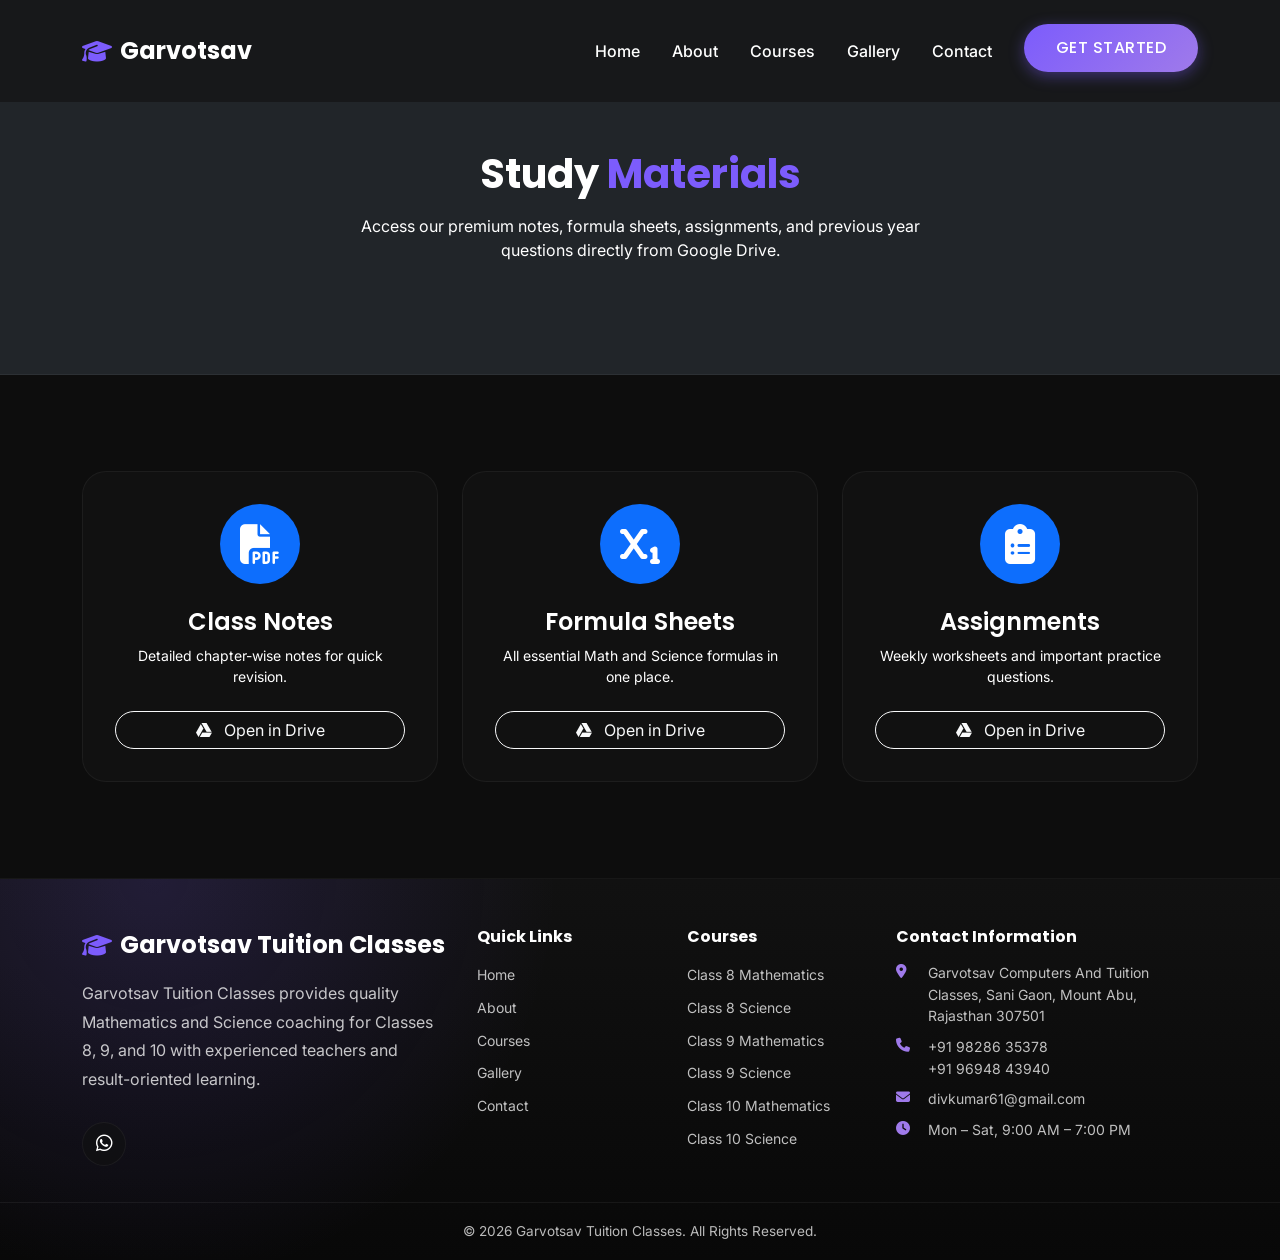
<file: pages/materials.html>
<!DOCTYPE html>
<html lang="en">
<head>
    <meta charset="UTF-8">
    <meta name="viewport" content="width=device-width, initial-scale=1.0">
    <title>Study Materials | Garvotsav Tuition Classes</title>
    <link href="https://cdn.jsdelivr.net/npm/bootstrap@5.3.2/dist/css/bootstrap.min.css" rel="stylesheet">
    <link href="https://unpkg.com/aos@2.3.1/dist/aos.css" rel="stylesheet">
    <link rel="stylesheet" href="https://cdnjs.cloudflare.com/ajax/libs/font-awesome/6.4.2/css/all.min.css">
    <link rel="stylesheet" href="../assets/css/style.css">
</head>
<body>
    <nav class="navbar navbar-expand-lg navbar-dark navbar-glass scrolled" style="background: var(--glass-bg);">
        <div class="container">
            <a class="navbar-brand" href="../index.html">
                <i class="fa-solid fa-graduation-cap text-primary-accent"></i> Garvotsav
            </a>
            <button class="navbar-toggler" type="button" data-bs-toggle="collapse" data-bs-target="#navbarNav">
                <span class="navbar-toggler-icon"></span>
            </button>
            <div class="collapse navbar-collapse" id="navbarNav">
                <ul class="navbar-nav ms-auto mb-2 mb-lg-0">
                    <li class="nav-item"><a class="nav-link" href="../index.html">Home</a></li>
                    <li class="nav-item"><a class="nav-link" href="about.html">About</a></li>
                    <li class="nav-item"><a class="nav-link" href="courses.html">Courses</a></li>
                    <li class="nav-item"><a class="nav-link" href="gallery.html">Gallery</a></li>
                    <li class="nav-item"><a class="nav-link" href="contact.html">Contact</a></li>
                </ul>
                <div class="ms-lg-3 mt-3 mt-lg-0">
                    <a href="register.html" class="btn-premium btn-primary-gradient w-100 text-center">Get Started</a>
                </div>
            </div>
        </div>
    </nav>

    <section class="section-padding bg-dark text-center" style="padding-top: clamp(100px, 15vw, 150px); border-bottom: 1px solid rgba(255,255,255,0.05);">
        <div class="container">
            <h1 class="font-heading fw-bold text-white mb-3" data-aos="fade-up">Study <span class="text-primary-accent">Materials</span></h1>
            <p class="text-muted mx-auto" style="max-width: 600px;" data-aos="fade-up" data-aos-delay="100">Access our premium notes, formula sheets, assignments, and previous year questions directly from Google Drive.</p>
        </div>
    </section>

    <section class="section-padding">
        <div class="container">
            <div class="row g-4 justify-content-center">
                <!-- Notes -->
                <div class="col-md-4" data-aos="fade-up" data-aos-delay="100">
                    <div class="glass-card text-center h-100">
                        <div class="bg-primary rounded-circle d-inline-flex align-items-center justify-content-center mb-4" style="width: 80px; height: 80px;">
                            <i class="fa-solid fa-file-pdf text-white fs-1"></i>
                        </div>
                        <h4 class="text-white font-heading">Class Notes</h4>
                        <p class="text-muted small mb-4">Detailed chapter-wise notes for quick revision.</p>
                        <a href="#" class="btn btn-outline-light rounded-pill w-100 hover-primary"><i class="fa-brands fa-google-drive me-2"></i> Open in Drive</a>
                    </div>
                </div>
                
                <!-- Formula Sheets -->
                <div class="col-md-4" data-aos="fade-up" data-aos-delay="200">
                    <div class="glass-card text-center h-100">
                        <div class="bg-primary rounded-circle d-inline-flex align-items-center justify-content-center mb-4" style="width: 80px; height: 80px;">
                            <i class="fa-solid fa-subscript text-white fs-1"></i>
                        </div>
                        <h4 class="text-white font-heading">Formula Sheets</h4>
                        <p class="text-muted small mb-4">All essential Math and Science formulas in one place.</p>
                        <a href="#" class="btn btn-outline-light rounded-pill w-100 hover-primary"><i class="fa-brands fa-google-drive me-2"></i> Open in Drive</a>
                    </div>
                </div>

                <!-- Assignments -->
                <div class="col-md-4" data-aos="fade-up" data-aos-delay="300">
                    <div class="glass-card text-center h-100">
                        <div class="bg-primary rounded-circle d-inline-flex align-items-center justify-content-center mb-4" style="width: 80px; height: 80px;">
                            <i class="fa-solid fa-clipboard-list text-white fs-1"></i>
                        </div>
                        <h4 class="text-white font-heading">Assignments</h4>
                        <p class="text-muted small mb-4">Weekly worksheets and important practice questions.</p>
                        <a href="#" class="btn btn-outline-light rounded-pill w-100 hover-primary"><i class="fa-brands fa-google-drive me-2"></i> Open in Drive</a>
                    </div>
                </div>
            </div>
        </div>
    </section>

    <footer class="footer-area courses-footer" data-site-footer></footer>

    <script src="https://cdn.jsdelivr.net/npm/bootstrap@5.3.2/dist/js/bootstrap.bundle.min.js"></script>
    <script src="https://unpkg.com/aos@2.3.1/dist/aos.js"></script>
    <script src="../components/footer.js?v=2"></script>
    <script src="../assets/js/main.js?v=2"></script>
</body>
</html>
</file>
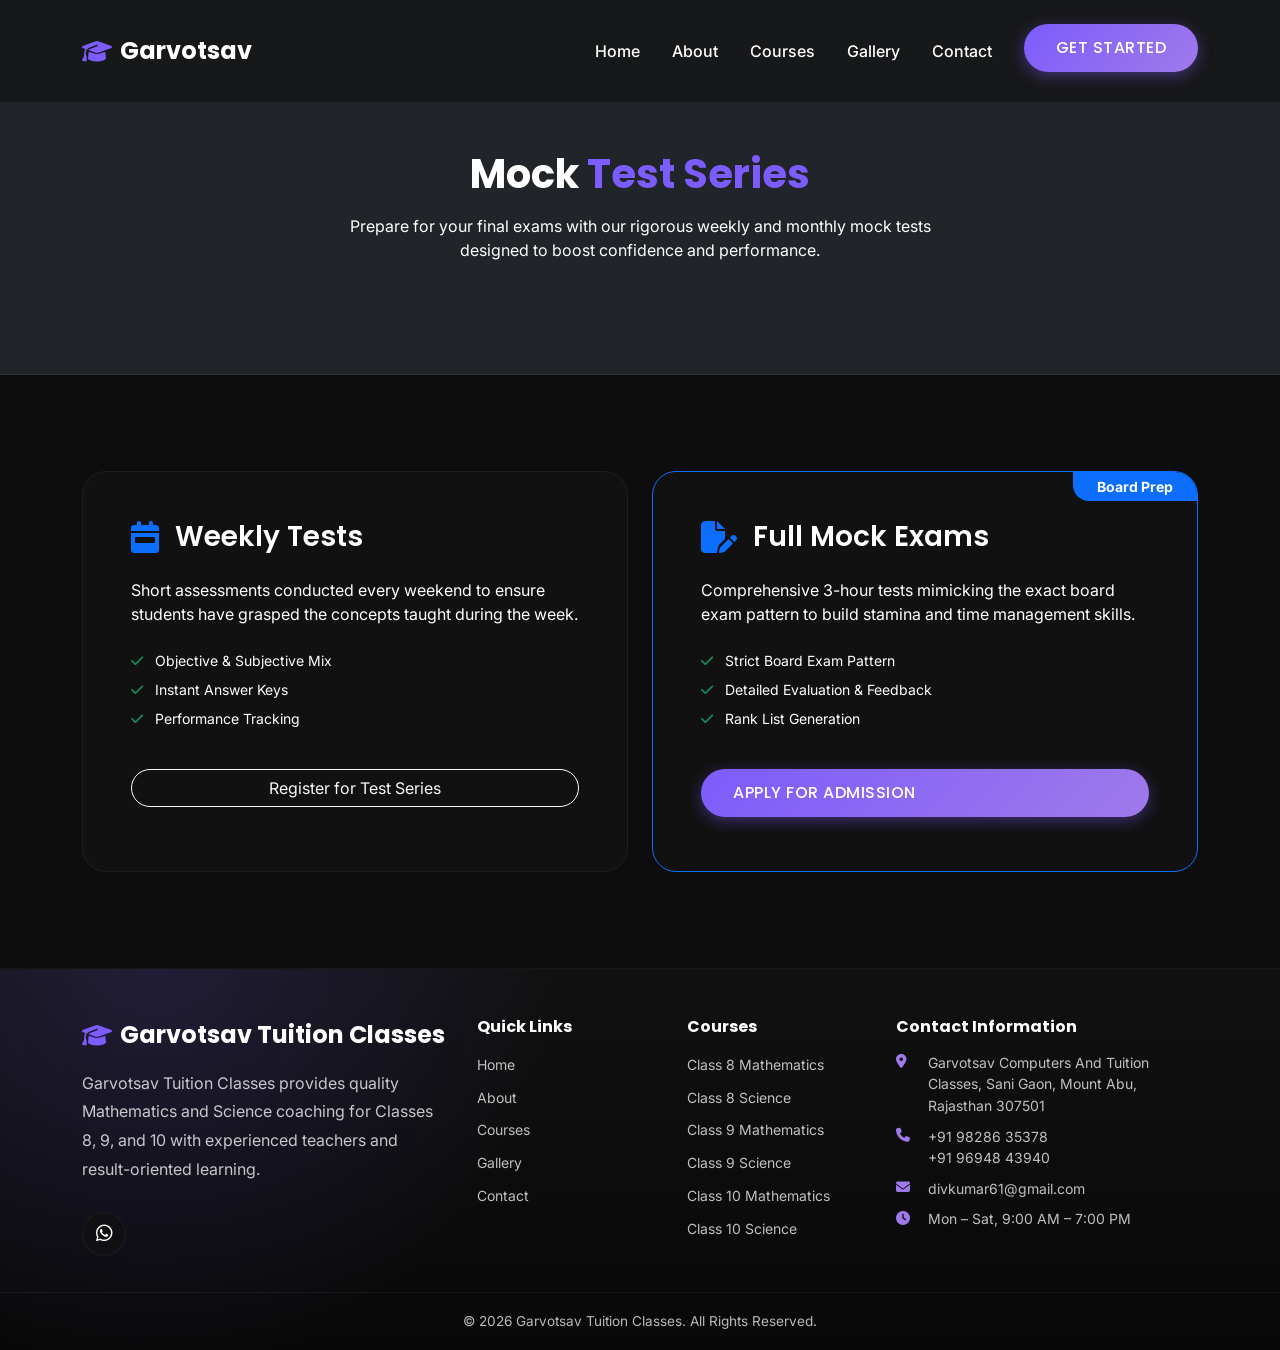
<file: pages/test-series.html>
<!DOCTYPE html>
<html lang="en">
<head>
    <meta charset="UTF-8">
    <meta name="viewport" content="width=device-width, initial-scale=1.0">
    <title>Test Series | Garvotsav Tuition Classes</title>
    <link href="https://cdn.jsdelivr.net/npm/bootstrap@5.3.2/dist/css/bootstrap.min.css" rel="stylesheet">
    <link href="https://unpkg.com/aos@2.3.1/dist/aos.css" rel="stylesheet">
    <link rel="stylesheet" href="https://cdnjs.cloudflare.com/ajax/libs/font-awesome/6.4.2/css/all.min.css">
    <link rel="stylesheet" href="../assets/css/style.css">
</head>
<body>
    <nav class="navbar navbar-expand-lg navbar-dark navbar-glass scrolled" style="background: var(--glass-bg);">
        <div class="container">
            <a class="navbar-brand" href="../index.html">
                <i class="fa-solid fa-graduation-cap text-primary-accent"></i> Garvotsav
            </a>
            <button class="navbar-toggler" type="button" data-bs-toggle="collapse" data-bs-target="#navbarNav">
                <span class="navbar-toggler-icon"></span>
            </button>
            <div class="collapse navbar-collapse" id="navbarNav">
                <ul class="navbar-nav ms-auto mb-2 mb-lg-0">
                    <li class="nav-item"><a class="nav-link" href="../index.html">Home</a></li>
                    <li class="nav-item"><a class="nav-link" href="about.html">About</a></li>
                    <li class="nav-item"><a class="nav-link" href="courses.html">Courses</a></li>
                    <li class="nav-item"><a class="nav-link" href="gallery.html">Gallery</a></li>
                    <li class="nav-item"><a class="nav-link" href="contact.html">Contact</a></li>
                </ul>
                <div class="ms-lg-3 mt-3 mt-lg-0">
                    <a href="register.html" class="btn-premium btn-primary-gradient w-100 text-center">Get Started</a>
                </div>
            </div>
        </div>
    </nav>

    <section class="section-padding bg-dark text-center" style="padding-top: clamp(100px, 15vw, 150px); border-bottom: 1px solid rgba(255,255,255,0.05);">
        <div class="container">
            <h1 class="font-heading fw-bold text-white mb-3" data-aos="fade-up">Mock <span class="text-primary-accent">Test Series</span></h1>
            <p class="text-muted mx-auto" style="max-width: 600px;" data-aos="fade-up" data-aos-delay="100">Prepare for your final exams with our rigorous weekly and monthly mock tests designed to boost confidence and performance.</p>
        </div>
    </section>

    <section class="section-padding">
        <div class="container">
            <div class="row g-4">
                <div class="col-lg-6" data-aos="fade-right">
                    <div class="glass-card h-100 p-5">
                        <div class="d-flex align-items-center mb-4">
                            <i class="fa-solid fa-calendar-week fs-2 text-primary me-3"></i>
                            <h3 class="text-white font-heading mb-0">Weekly Tests</h3>
                        </div>
                        <p class="text-muted">Short assessments conducted every weekend to ensure students have grasped the concepts taught during the week.</p>
                        <ul class="list-unstyled text-muted small mt-4">
                            <li class="mb-2"><i class="fa-solid fa-check text-success me-2"></i> Objective & Subjective Mix</li>
                            <li class="mb-2"><i class="fa-solid fa-check text-success me-2"></i> Instant Answer Keys</li>
                            <li><i class="fa-solid fa-check text-success me-2"></i> Performance Tracking</li>
                        </ul>
                        <a href="register.html" class="btn btn-outline-light rounded-pill mt-4 w-100">Register for Test Series</a>
                    </div>
                </div>

                <div class="col-lg-6" data-aos="fade-left">
                    <div class="glass-card h-100 p-5 position-relative overflow-hidden border-primary">
                        <div class="position-absolute top-0 end-0 bg-primary text-white px-4 py-1 small fw-bold" style="border-bottom-left-radius: var(--radius-md);">Board Prep</div>
                        <div class="d-flex align-items-center mb-4">
                            <i class="fa-solid fa-file-pen fs-2 text-primary me-3"></i>
                            <h3 class="text-white font-heading mb-0">Full Mock Exams</h3>
                        </div>
                        <p class="text-muted">Comprehensive 3-hour tests mimicking the exact board exam pattern to build stamina and time management skills.</p>
                        <ul class="list-unstyled text-muted small mt-4">
                            <li class="mb-2"><i class="fa-solid fa-check text-success me-2"></i> Strict Board Exam Pattern</li>
                            <li class="mb-2"><i class="fa-solid fa-check text-success me-2"></i> Detailed Evaluation & Feedback</li>
                            <li><i class="fa-solid fa-check text-success me-2"></i> Rank List Generation</li>
                        </ul>
                        <a href="register.html" class="btn-premium btn-primary-gradient border-0 mt-4 w-100">Apply for Admission</a>
                    </div>
                </div>
            </div>
        </div>
    </section>

    <footer class="footer-area courses-footer" data-site-footer></footer>

    <script src="https://cdn.jsdelivr.net/npm/bootstrap@5.3.2/dist/js/bootstrap.bundle.min.js"></script>
    <script src="https://unpkg.com/aos@2.3.1/dist/aos.js"></script>
    <script src="../components/footer.js?v=2"></script>
    <script src="../assets/js/main.js?v=2"></script>
</body>
</html>
</file>
<file: assets/css/style.css>
/* 
   Garvotsav Tuition Classes - Premium Styles 
*/

@import url('https://fonts.googleapis.com/css2?family=Inter:wght@300;400;500;600&family=Poppins:wght@400;500;600;700;800&display=swap');

:root {
  /* Colors */
  --bg-color: #0D0D0D;
  --card-bg: #111111;
  --primary: #7C5CFC;
  --primary-light: #9F7AEA;
  --primary-glow: rgba(124, 92, 252, 0.4);
  --text-heading: #FFFFFF;
  --text-body: #FFFFFF;
  --text-nav: #FFFFFF;
  --text-muted: #FFFFFF;
  --white: #FFFFFF;

  /* Typography */
  --font-heading: 'Poppins', sans-serif;
  --font-body: 'Inter', sans-serif;

  /* Glassmorphism */
  --glass-bg: rgba(17, 17, 17, 0.6);
  --glass-border: rgba(255, 255, 255, 0.05);
  
  /* Radius */
  --radius-sm: 8px;
  --radius-md: 16px;
  --radius-lg: 24px;
  --radius-pill: 50px;
}

/* Base Styles */
html, body {
  overflow-x: hidden;
  max-width: 100%;
}

body {
  font-family: var(--font-body);
  background-color: var(--bg-color);
  color: var(--text-body);
  -webkit-font-smoothing: antialiased;
}

h1, h2, h3, h4, h5, h6 {
  font-family: var(--font-heading);
  color: var(--text-heading);
  font-weight: 600;
}

a {
  text-decoration: none;
  color: inherit;
  transition: all 0.3s ease;
}

a:hover {
  color: var(--primary);
}

/* Utilities */
.text-primary-accent { color: var(--primary); }
.text-glow { text-shadow: 0 0 10px var(--primary-glow); }
.bg-gradient-primary { background: linear-gradient(135deg, var(--primary), var(--primary-light)); }

/* Override Bootstrap Defaults */
.text-muted {
  color: var(--text-muted) !important;
}

/* Glassmorphism Classes */
.glass-panel {
  background: var(--glass-bg);
  backdrop-filter: blur(12px);
  -webkit-backdrop-filter: blur(12px);
  border: 1px solid var(--glass-border);
  border-radius: var(--radius-md);
  box-shadow: 0 8px 32px 0 rgba(0, 0, 0, 0.3);
}

.glass-card {
  background: var(--card-bg);
  border: 1px solid var(--glass-border);
  border-radius: var(--radius-lg);
  padding: 2rem;
  transition: transform 0.3s ease, box-shadow 0.3s ease, border-color 0.3s ease;
}

.glass-card:hover {
  transform: translateY(-5px);
  box-shadow: 0 15px 30px rgba(0,0,0,0.4), 0 0 20px var(--primary-glow);
  border-color: rgba(124, 92, 252, 0.3);
}

/* Premium Buttons */
.btn-premium {
  display: inline-block;
  padding: 0.75rem 2rem;
  border-radius: var(--radius-pill);
  font-family: var(--font-heading);
  font-weight: 500;
  text-transform: uppercase;
  letter-spacing: 0.5px;
  transition: all 0.3s ease;
  position: relative;
  overflow: hidden;
  border: none;
  z-index: 1;
}

.btn-primary-gradient {
  background: linear-gradient(135deg, var(--primary), var(--primary-light));
  color: var(--white);
  box-shadow: 0 4px 15px var(--primary-glow);
}

.btn-primary-gradient:hover {
  color: var(--white);
  transform: translateY(-2px);
  box-shadow: 0 6px 20px rgba(124, 92, 252, 0.6);
}

.btn-outline-glass {
  background: transparent;
  color: var(--white);
  border: 1px solid rgba(255,255,255,0.2);
  backdrop-filter: blur(5px);
}

.btn-outline-glass:hover {
  background: rgba(255,255,255,0.1);
  border-color: var(--white);
  color: var(--white);
}

/* Authentication Pages */
.auth-section {
  min-height: 100vh;
  display: flex;
  align-items: center;
  padding: clamp(6rem, 10vw, 9rem) 0 clamp(3rem, 5vw, 5rem);
  position: relative;
  overflow: hidden;
}

.auth-section::before {
  content: '';
  position: absolute;
  inset: 0;
  background:
    radial-gradient(circle at 12% 18%, rgba(124, 92, 252, 0.22), transparent 32%),
    radial-gradient(circle at 86% 28%, rgba(159, 122, 234, 0.18), transparent 30%);
  pointer-events: none;
}

.auth-card {
  position: relative;
  z-index: 1;
  padding: 2.25rem;
}

.auth-icon {
  width: 56px;
  height: 56px;
  display: inline-flex;
  align-items: center;
  justify-content: center;
  border-radius: 18px;
  background: linear-gradient(135deg, var(--primary), var(--primary-light));
  box-shadow: 0 14px 30px rgba(124, 92, 252, 0.3);
  color: var(--white);
  font-size: 1.35rem;
}

.auth-field {
  margin-bottom: 1rem;
}

.auth-field .form-label {
  color: rgba(255, 255, 255, 0.8);
  font-size: 0.85rem;
  margin-bottom: 0.45rem;
}

.auth-form-stack {
  display: flex;
  flex-direction: column;
  gap: 0.15rem;
}

.auth-field .form-control,
.auth-field .form-select {
  min-height: 52px;
  border-radius: var(--radius-sm);
  background: rgba(255, 255, 255, 0.06);
  border: 1px solid rgba(255, 255, 255, 0.12);
  color: var(--white);
  box-shadow: none;
}

.auth-field .form-control:focus,
.auth-field .form-select:focus {
  border-color: var(--primary-light);
  background: rgba(255, 255, 255, 0.08);
  box-shadow: 0 0 0 0.2rem rgba(124, 92, 252, 0.2);
  color: var(--white);
}

.auth-field .form-select {
  cursor: pointer;
}

.auth-field .form-select option {
  background: #111111;
  color: var(--white);
}

.auth-field .form-control::placeholder {
  color: rgba(255, 255, 255, 0.45);
}

.auth-field .form-control.is-invalid,
.auth-field .form-select.is-invalid {
  border-color: #ff6b6b;
  background-image: none;
}

.auth-error {
  min-height: 1.25rem;
  margin-top: 0.35rem;
  color: #ff9b9b;
  font-size: 0.82rem;
}

.auth-switch {
  color: rgba(255, 255, 255, 0.76);
}

.auth-switch a {
  color: var(--primary-light);
  font-weight: 700;
}

.registration-section {
  align-items: flex-start;
}

.registration-card {
  padding: clamp(1.25rem, 3vw, 2.5rem);
  max-width: 860px;
  margin-left: auto;
  margin-right: auto;
}

.registration-group {
  padding: 1.35rem 0;
  border-top: 1px solid rgba(255, 255, 255, 0.08);
}

.registration-group h2 {
  margin-bottom: 1rem;
  font-size: 1.15rem;
  font-weight: 700;
}

.registration-grid {
  display: grid;
  grid-template-columns: 1fr;
  gap: 1rem;
}

.registration-span {
  grid-column: 1 / -1;
}

.radio-options {
  min-height: 52px;
  display: grid;
  grid-template-columns: 1fr;
  gap: 0.75rem;
  padding: 0.65rem 0;
}

.radio-options label {
  display: inline-flex;
  align-items: center;
  gap: 0.5rem;
  padding: 0.65rem 0.9rem;
  border: 1px solid rgba(255, 255, 255, 0.12);
  border-radius: var(--radius-sm);
  background: rgba(255, 255, 255, 0.06);
  color: var(--white);
  cursor: pointer;
  width: 100%;
}

.radio-options input {
  width: 18px;
  height: 18px;
  accent-color: var(--primary);
}

.declaration-text {
  margin-bottom: 0.75rem;
  padding: 1rem;
  border-radius: var(--radius-sm);
  background: rgba(124, 92, 252, 0.12);
  border: 1px solid rgba(124, 92, 252, 0.24);
  color: var(--white);
  line-height: 1.7;
}

/* Declaration card - dark box with quoted text */
.declaration-card {
  padding: 1rem 1.25rem;
  border-radius: 10px;
  background: rgba(255, 255, 255, 0.07);
  border: 1px solid rgba(255, 255, 255, 0.12);
  color: var(--white);
  font-size: 0.95rem;
  line-height: 1.6;
}

/* Individual Yes/No radio row styled like the screenshot */
.declaration-radio-row {
  display: flex;
  align-items: center;
  gap: 0.85rem;
  padding: 0.75rem 1.1rem;
  margin-bottom: 0.5rem;
  border-radius: 10px;
  background: rgba(255, 255, 255, 0.05);
  border: 1px solid rgba(255, 255, 255, 0.1);
  color: var(--white);
  cursor: pointer;
  transition: background 0.2s, border-color 0.2s;
  font-size: 1rem;
}

.declaration-radio-row:hover {
  background: rgba(124, 92, 252, 0.15);
  border-color: rgba(124, 92, 252, 0.4);
}

.declaration-radio-row input[type="radio"] {
  width: 18px;
  height: 18px;
  accent-color: var(--primary-accent);
  flex-shrink: 0;
}

.declaration-radio-row input[type="radio"]:checked + span {
  color: var(--primary-accent);
  font-weight: 600;
}

.auth-field.has-error .radio-options label {
  border-color: #ff6b6b;
}

/* Navbar */
.navbar-glass {
  position: fixed;
  top: 0;
  width: 100%;
  z-index: 1030;
  transition: all 0.4s ease;
  padding: 1.5rem 0;
  background: transparent;
}

.navbar-glass.scrolled {
  background: var(--glass-bg);
  backdrop-filter: blur(16px);
  border-bottom: 1px solid var(--glass-border);
  padding: 1rem 0;
}

.navbar-brand {
  font-family: var(--font-heading);
  font-weight: 700;
  font-size: 1.5rem;
  color: var(--white) !important;
  display: flex;
  align-items: center;
  gap: 0.5rem;
}

.nav-link {
  color: var(--text-nav) !important;
  font-weight: 500;
  margin: 0 0.5rem;
  position: relative;
}

.nav-link::after {
  content: '';
  position: absolute;
  width: 0;
  height: 2px;
  bottom: 0;
  left: 0;
  background-color: var(--primary);
  transition: width 0.3s ease;
}

.nav-link:hover::after, .nav-link.active::after {
  width: 100%;
}

.nav-link:hover, .nav-link.active {
  color: var(--white) !important;
}

/* Sections */
.section-padding {
  padding: clamp(3rem, 8vw, 6rem) 0;
}

.section-title {
  text-align: center;
  margin-bottom: 3rem;
  position: relative;
}

.section-title h2 {
  font-size: clamp(2rem, 6vw, 2.5rem);
  font-weight: 700;
  margin-bottom: 1rem;
}

.section-title p {
  color: var(--text-muted);
  max-width: 600px;
  margin: 0 auto;
}

/* Hero Section */
.hero-section {
  min-height: 100vh;
  display: flex;
  align-items: center;
  position: relative;
  overflow: hidden;
  padding-top: 80px;
}

.hero-bg-shapes {
  position: absolute;
  top: 0;
  left: 0;
  width: 100%;
  height: 100%;
  z-index: 0;
  pointer-events: none;
}

.shape-1 {
  position: absolute;
  top: -10%;
  right: -5%;
  width: 500px;
  height: 500px;
  background: radial-gradient(circle, var(--primary-glow) 0%, transparent 70%);
  border-radius: 50%;
  filter: blur(40px);
}

.shape-2 {
  position: absolute;
  bottom: 10%;
  left: -10%;
  width: 400px;
  height: 400px;
  background: radial-gradient(circle, rgba(159, 122, 234, 0.15) 0%, transparent 70%);
  border-radius: 50%;
  filter: blur(60px);
}

.hero-content {
  position: relative;
  z-index: 1;
}

.hero-title {
  font-size: clamp(2.5rem, 8vw, 4rem);
  font-weight: 800;
  line-height: 1.2;
  margin-bottom: 1.5rem;
}

.hero-title span {
  background: linear-gradient(135deg, var(--primary-light), var(--primary));
  -webkit-background-clip: text;
  -webkit-text-fill-color: transparent;
}

.hero-subtitle {
  font-size: clamp(1rem, 3vw, 1.25rem);
  color: var(--text-body);
  margin-bottom: 2.5rem;
  max-width: 540px;
}

.hero-image-panel {
  width: min(100%, 550px);
  margin-left: auto;
  margin-right: auto;
}

.hero-image {
  display: block;
  width: 100%;
  aspect-ratio: 1 / 1;
  object-fit: cover;
  object-position: center;
  box-shadow: 0 10px 30px rgba(0,0,0,0.5);
}

/* Custom Scrollbar */
::-webkit-scrollbar {
  width: 10px;
}
::-webkit-scrollbar-track {
  background: var(--bg-color);
}
::-webkit-scrollbar-thumb {
  background: var(--card-bg);
  border-radius: 5px;
  border: 1px solid var(--glass-border);
}
::-webkit-scrollbar-thumb:hover {
  background: var(--primary);
}

/* Footer */
.footer-area {
  position: relative;
  overflow: hidden;
  background:
    radial-gradient(circle at 12% 0%, rgba(124, 92, 252, 0.16), transparent 34%),
    linear-gradient(180deg, #111111 0%, #080808 100%);
  border-top: 1px solid rgba(255,255,255,0.06);
  margin-top: 0;
}

.footer-main {
  display: flex;
  align-items: flex-start;
  justify-content: space-between;
  gap: 2rem;
  padding: 3rem 0 2.25rem;
}

.footer-brand {
  display: flex;
  flex-direction: column;
  justify-content: space-between;
  gap: 1.75rem;
  flex: 1.35 1 280px;
}

.footer-area .footer-brand p {
  max-width: 390px;
  line-height: 1.8;
  color: rgba(255, 255, 255, 0.76) !important;
}

.social-icons a {
  display: inline-flex;
  align-items: center;
  justify-content: center;
  width: 44px;
  height: 44px;
  border-radius: 50%;
  background: var(--glass-bg);
  border: 1px solid var(--glass-border);
  color: var(--text-nav);
  margin-right: 0.5rem;
  font-size: 1.2rem;
  transition: transform 0.25s ease, background 0.25s ease, border-color 0.25s ease, box-shadow 0.25s ease;
}

.social-icons a:hover {
  background: var(--primary);
  color: var(--white);
  transform: translateY(-3px);
  border-color: var(--primary);
  box-shadow: 0 12px 26px rgba(124, 92, 252, 0.28);
}

.social-icons .whatsapp-link:hover {
  background: #25D366;
  border-color: #25D366;
  box-shadow: 0 12px 26px rgba(37, 211, 102, 0.24);
}

.footer-links h5 {
  margin-bottom: 1rem;
  color: var(--white);
  font-size: 1rem;
  font-weight: 700;
}

.footer-links {
  flex: 0.8 1 150px;
}

.footer-contact {
  flex: 1.2 1 260px;
}

.footer-links ul {
  list-style: none;
  padding: 0;
  margin: 0;
}

.footer-links li {
  margin-bottom: 0.55rem;
}

.footer-links a {
  color: rgba(255, 255, 255, 0.74);
  font-size: 0.875rem;
  line-height: 1.55;
  transition: color 0.2s ease, padding-left 0.2s ease;
}

.footer-links a:hover {
  color: var(--primary-light);
  padding-left: 4px;
}

.footer-contact li {
  display: grid;
  grid-template-columns: 20px 1fr;
  gap: 0.7rem;
  align-items: start;
  color: rgba(255, 255, 255, 0.74);
  font-size: 0.875rem;
  line-height: 1.55;
}

.footer-contact i {
  margin-top: 0.15rem;
  color: var(--primary-light);
}

.footer-contact a:hover {
  padding-left: 0;
}

.footer-bottom {
  border-top: 1px solid rgba(255,255,255,0.06);
  padding: 1.15rem 0;
  text-align: center;
  color: rgba(255, 255, 255, 0.72);
  font-size: 0.85rem;
}

/* Form Controls */
.form-control, .form-select {
  background-color: rgba(255, 255, 255, 0.03);
  border: 1px solid var(--glass-border);
  color: var(--white);
  padding: 0.75rem 1rem;
  border-radius: var(--radius-md);
}

.form-control:focus, .form-select:focus {
  background-color: rgba(255, 255, 255, 0.05);
  border-color: var(--primary);
  box-shadow: 0 0 0 0.25rem var(--primary-glow);
  color: var(--white);
}

.form-control::placeholder {
  color: var(--text-muted);
}

/* Floating Animation */
@keyframes float {
  0% { transform: translateY(0px); }
  50% { transform: translateY(-20px); }
  100% { transform: translateY(0px); }
}

.animate-float {
  animation: float 6s ease-in-out infinite;
}

/* Statistics Counter */
.stat-card {
  text-align: center;
  padding: clamp(1rem, 3vw, 2rem);
}
.stat-number {
  font-size: clamp(2rem, 6vw, 3rem);
  font-weight: 700;
  color: var(--primary-light);
  font-family: var(--font-heading);
  margin-bottom: 0.5rem;
}
.stat-label {
  font-size: 1.1rem;
  color: var(--text-heading);
  font-weight: 500;
}

/* Google Map Embed */
.map-embed-wrapper {
  width: 100%;
  border-radius: var(--radius-lg);
  overflow: hidden;
  box-shadow: 0 10px 40px rgba(0, 0, 0, 0.4), 0 0 0 1px var(--glass-border);
  border: 1px solid var(--glass-border);
  background: var(--card-bg);
}

.map-embed {
  display: block;
  width: 100%;
  height: 400px;
  border: 0;
}

@media (max-width: 575px) {
  .map-embed {
    height: 280px;
  }
}

/* Page highlight cards */
.highlight-card {
  padding: 1.75rem;
  height: 100%;
  text-align: center;
}

.highlight-card i {
  font-size: 1.75rem;
  color: var(--primary-light);
  margin-bottom: 1rem;
}

.highlight-card h5 {
  margin-bottom: 0.5rem;
}

/* Course filter pills */
#courseTabs .nav-link {
  color: var(--white) !important;
  border: 1px solid var(--glass-border);
  transition: all 0.3s ease;
}

#courseTabs .nav-link:hover,
#courseTabs .nav-link.active {
  background: linear-gradient(135deg, var(--primary), var(--primary-light)) !important;
  border-color: transparent;
  box-shadow: 0 4px 15px var(--primary-glow);
}

.mentor-meta .badge {
  font-weight: 500;
  padding: 0.5rem 0.85rem;
}

.blob-img-wrap {
  position: relative;
  width: min(100%, 340px);
  aspect-ratio: 1 / 1;
  display: flex;
  align-items: center;
  justify-content: center;
}

.blob-glow {
  position: absolute;
  inset: 10%;
  border-radius: 50%;
  background: radial-gradient(circle, rgba(124, 92, 252, 0.38), transparent 68%);
  filter: blur(24px);
}

.blob-img {
  position: relative;
  z-index: 1;
  width: 100%;
  height: 100%;
  border-radius: 50%;
  object-fit: cover;
  object-position: center;
  border: 4px solid rgba(255, 255, 255, 0.12);
  box-shadow: 0 18px 45px rgba(0, 0, 0, 0.42);
}

/* Courses page */
.courses-program-section {
  position: relative;
  padding-top: 5rem;
  padding-bottom: 5.5rem;
  background:
    linear-gradient(180deg, rgba(13, 13, 13, 0), rgba(124, 92, 252, 0.05) 45%, rgba(13, 13, 13, 0));
}

.program-header {
  max-width: 760px;
  margin-bottom: 2rem;
}

.program-eyebrow {
  display: inline-flex;
  align-items: center;
  justify-content: center;
  margin-bottom: 0.85rem;
  padding: 0.45rem 0.9rem;
  border: 1px solid rgba(124, 92, 252, 0.28);
  border-radius: var(--radius-pill);
  background: rgba(124, 92, 252, 0.12);
  color: var(--primary-light);
  font-size: 0.78rem;
  font-weight: 700;
  letter-spacing: 0.08em;
  text-transform: uppercase;
}

.program-header h2 {
  margin-bottom: 1rem;
  font-size: clamp(2rem, 4vw, 3.15rem);
  font-weight: 800;
}

.program-header h2 span {
  background: linear-gradient(135deg, var(--primary-light), var(--primary));
  -webkit-background-clip: text;
  -webkit-text-fill-color: transparent;
}

.program-header p {
  max-width: 650px;
  margin: 0 auto;
  color: rgba(255, 255, 255, 0.82);
  line-height: 1.75;
}

.course-filter-tabs {
  width: fit-content;
  max-width: 100%;
  margin-left: auto;
  margin-right: auto;
  padding: 0.5rem;
  gap: 0.5rem;
  border: 1px solid rgba(255, 255, 255, 0.08);
  border-radius: var(--radius-pill);
  background: rgba(17, 17, 17, 0.72);
  box-shadow: 0 16px 45px rgba(0, 0, 0, 0.24);
  backdrop-filter: blur(14px);
  -webkit-backdrop-filter: blur(14px);
}

.course-filter-tabs .nav-item {
  margin: 0;
}

#courseTabs.course-filter-tabs .nav-link {
  display: inline-flex;
  align-items: center;
  gap: 0.55rem;
  min-height: 44px;
  margin: 0;
  padding: 0.7rem 1.15rem;
  border-radius: var(--radius-pill);
  border: 1px solid transparent;
  background: transparent;
  color: rgba(255, 255, 255, 0.82) !important;
  font-family: var(--font-heading);
  font-size: 0.95rem;
  font-weight: 600;
  box-shadow: none;
  transition: transform 0.25s ease, background 0.25s ease, color 0.25s ease, box-shadow 0.25s ease;
}

#courseTabs.course-filter-tabs .nav-link::after {
  display: none;
}

#courseTabs.course-filter-tabs .nav-link i {
  display: inline-flex;
  align-items: center;
  justify-content: center;
  width: 1.35rem;
  height: 1.35rem;
  border-radius: 50%;
  background: rgba(255, 255, 255, 0.08);
  color: var(--primary-light);
  font-size: 0.72rem;
}

#courseTabs.course-filter-tabs .nav-link:hover {
  transform: translateY(-2px);
  background: rgba(255, 255, 255, 0.08);
  color: var(--white) !important;
}

#courseTabs.course-filter-tabs .nav-link.active {
  background: linear-gradient(135deg, var(--primary), var(--primary-light)) !important;
  color: var(--white) !important;
  box-shadow: 0 12px 28px rgba(124, 92, 252, 0.32);
}

#courseTabs.course-filter-tabs .nav-link.active i {
  background: rgba(255, 255, 255, 0.2);
  color: var(--white);
}

.course-card-col {
  animation: courseCardIn 0.45s ease both;
}

.course-card {
  overflow: hidden;
  border: 1px solid rgba(255, 255, 255, 0.08);
  border-radius: var(--radius-lg);
  background: linear-gradient(180deg, rgba(24, 24, 24, 0.98), rgba(13, 13, 13, 0.96));
  box-shadow: 0 18px 45px rgba(0, 0, 0, 0.32);
  transition: transform 0.28s ease, border-color 0.28s ease, box-shadow 0.28s ease;
}

.course-card:hover {
  transform: translateY(-8px);
  border-color: rgba(124, 92, 252, 0.42);
  box-shadow: 0 26px 60px rgba(0, 0, 0, 0.46), 0 0 24px rgba(124, 92, 252, 0.16);
}

.course-card-media {
  position: relative;
  aspect-ratio: 16 / 10;
  overflow: hidden;
  background:
    linear-gradient(135deg, rgba(124, 92, 252, 0.25), rgba(159, 122, 234, 0.08)),
    var(--card-bg);
}

.course-card-media img {
  width: 100%;
  height: 100%;
  object-fit: cover;
  display: block;
  transform: scale(1.01);
  transition: transform 0.45s ease, filter 0.45s ease;
}

.course-card:hover .course-card-media img {
  transform: scale(1.06);
  filter: saturate(1.08) contrast(1.04);
}

.course-card-overlay {
  position: absolute;
  inset: 0;
  background: linear-gradient(180deg, rgba(0, 0, 0, 0.05), rgba(0, 0, 0, 0.5));
  pointer-events: none;
}

.course-grade-badge {
  position: absolute;
  top: 1rem;
  right: 1rem;
  padding: 0.5rem 0.8rem;
  border-radius: var(--radius-pill);
  background: rgba(13, 13, 13, 0.76);
  border: 1px solid rgba(255, 255, 255, 0.14);
  color: var(--white);
  font-size: 0.78rem;
  font-weight: 700;
  box-shadow: 0 8px 22px rgba(0, 0, 0, 0.28);
  backdrop-filter: blur(12px);
  -webkit-backdrop-filter: blur(12px);
}

.course-card-body {
  padding: 1.45rem;
}

.course-card-meta {
  display: flex;
  flex-wrap: wrap;
  gap: 0.65rem;
  margin-bottom: 1rem;
}

.course-card-meta span {
  display: inline-flex;
  align-items: center;
  gap: 0.4rem;
  color: rgba(255, 255, 255, 0.78);
  font-size: 0.82rem;
}

.course-card-meta i {
  color: var(--primary-light);
}

.course-card h4 {
  margin-bottom: 0.75rem;
  color: var(--white);
  font-size: 1.35rem;
  font-weight: 750;
}

.course-card-desc {
  color: rgba(255, 255, 255, 0.76);
  line-height: 1.68;
  margin-bottom: 1.1rem;
}

.course-feature-list {
  list-style: none;
  padding: 0;
  margin: 0 0 1.35rem;
  color: rgba(255, 255, 255, 0.78);
  font-size: 0.88rem;
}

.course-feature-list li {
  display: flex;
  gap: 0.65rem;
  align-items: flex-start;
  margin-bottom: 0.65rem;
}

.course-feature-list li:last-child {
  margin-bottom: 0;
}

.course-feature-list i {
  margin-top: 0.18rem;
  color: #4ade80;
}

.course-card-action {
  display: inline-flex;
  align-items: center;
  justify-content: center;
  gap: 0.5rem;
  width: 100%;
  padding: 0.78rem 1rem;
  border: 1px solid rgba(255, 255, 255, 0.16);
  border-radius: var(--radius-pill);
  color: var(--white);
  font-family: var(--font-heading);
  font-weight: 600;
  transition: transform 0.25s ease, border-color 0.25s ease, background 0.25s ease, box-shadow 0.25s ease;
}

.course-card-action:hover {
  transform: translateY(-2px);
  border-color: transparent;
  background: linear-gradient(135deg, var(--primary), var(--primary-light));
  color: var(--white);
  box-shadow: 0 10px 24px rgba(124, 92, 252, 0.28);
}

.courses-footer {
  padding: 0;
}

.courses-footer-bottom {
  margin-top: 3rem;
  padding-top: 1.5rem;
  border-top: 1px solid rgba(255, 255, 255, 0.08);
}

.back-to-top {
  display: inline-flex;
  align-items: center;
  justify-content: center;
  width: 44px;
  height: 44px;
  border: 1px solid rgba(255, 255, 255, 0.14);
  border-radius: 50%;
  background: linear-gradient(135deg, var(--primary), var(--primary-light));
  color: var(--white);
  box-shadow: 0 10px 26px rgba(124, 92, 252, 0.28);
  transition: transform 0.25s ease, box-shadow 0.25s ease;
}

.back-to-top:hover {
  transform: translateY(-3px);
  box-shadow: 0 14px 32px rgba(124, 92, 252, 0.4);
}

@keyframes courseCardIn {
  from {
    opacity: 0;
    transform: translateY(14px);
  }
  to {
    opacity: 1;
    transform: translateY(0);
  }
}

@media (max-width: 767px) {
  .courses-program-section {
    padding-top: 4rem;
    padding-bottom: 4rem;
  }

  .course-filter-tabs {
    width: 100%;
    border-radius: var(--radius-lg);
    justify-content: stretch !important;
  }

  .course-filter-tabs .nav-item {
    flex: 1 1 calc(50% - 0.5rem);
  }

  #courseTabs.course-filter-tabs .nav-link {
    width: 100%;
    justify-content: center;
    padding-left: 0.8rem;
    padding-right: 0.8rem;
  }

  .course-card-body {
    padding: 1.25rem;
  }

  .footer-main {
    align-items: stretch;
    flex-direction: column;
    gap: 2rem;
    padding: 3.5rem 0 2.5rem;
  }

  .footer-brand {
    gap: 1.5rem;
  }

  .footer-links h5 {
    margin-bottom: 1rem;
  }
}

@media (min-width: 768px) and (max-width: 1199px) {
  .footer-main {
    flex-wrap: wrap;
  }

  .footer-brand,
  .footer-links.footer-contact {
    flex-basis: calc(50% - 1rem);
  }

  .footer-links {
    flex-basis: calc(25% - 1rem);
  }
}

/* =========================================
   SUCCESS POPUP MODAL
   ========================================= */
.success-popup-overlay {
  position: fixed;
  inset: 0;
  background: rgba(0, 0, 0, 0.75);
  backdrop-filter: blur(6px);
  -webkit-backdrop-filter: blur(6px);
  z-index: 9999;
  display: flex;
  align-items: center;
  justify-content: center;
  padding: 1rem;
  opacity: 0;
  visibility: hidden;
  transition: opacity 0.35s ease, visibility 0.35s ease;
}

.success-popup-overlay.active {
  opacity: 1;
  visibility: visible;
}

.success-popup {
  background: linear-gradient(145deg, #1a1a2e, #16213e);
  border: 1px solid rgba(124, 92, 252, 0.3);
  border-radius: 24px;
  padding: 3rem 2.5rem;
  max-width: 480px;
  width: 100%;
  text-align: center;
  position: relative;
  box-shadow: 0 0 60px rgba(124, 92, 252, 0.25), 0 30px 60px rgba(0,0,0,0.5);
  transform: scale(0.85) translateY(30px);
  transition: transform 0.4s cubic-bezier(0.34, 1.56, 0.64, 1);
}

.success-popup-overlay.active .success-popup {
  transform: scale(1) translateY(0);
}

.success-popup-icon {
  width: 90px;
  height: 90px;
  border-radius: 50%;
  background: linear-gradient(135deg, #7C5CFC, #9F7AEA);
  display: flex;
  align-items: center;
  justify-content: center;
  margin: 0 auto 1.5rem;
  font-size: 2.2rem;
  color: #fff;
  box-shadow: 0 0 30px rgba(124, 92, 252, 0.5);
  animation: popIconPulse 2s ease-in-out infinite;
}

@keyframes popIconPulse {
  0%, 100% { box-shadow: 0 0 30px rgba(124, 92, 252, 0.5); }
  50% { box-shadow: 0 0 50px rgba(124, 92, 252, 0.85); }
}

.success-popup h3 {
  font-family: var(--font-heading);
  color: #fff;
  font-size: 1.6rem;
  font-weight: 700;
  margin-bottom: 0.75rem;
}

.success-popup p {
  color: rgba(255,255,255,0.65);
  font-size: 0.95rem;
  line-height: 1.7;
  margin-bottom: 2rem;
}

.success-popup-close {
  background: linear-gradient(135deg, #7C5CFC, #9F7AEA);
  color: #fff;
  border: none;
  border-radius: 50px;
  padding: 0.75rem 2.5rem;
  font-family: var(--font-heading);
  font-weight: 600;
  font-size: 0.95rem;
  cursor: pointer;
  transition: transform 0.2s ease, box-shadow 0.2s ease;
  box-shadow: 0 4px 20px rgba(124, 92, 252, 0.4);
}

.success-popup-close:hover {
  transform: translateY(-2px);
  box-shadow: 0 8px 28px rgba(124, 92, 252, 0.6);
}

.success-popup-confetti {
  position: absolute;
  top: -10px;
  left: 50%;
  transform: translateX(-50%);
  font-size: 1.5rem;
  pointer-events: none;
}

/* ─── Screenshot Upload Dropzone ─── */
.screenshot-dropzone {
  border: 2px dashed rgba(124, 92, 252, 0.4);
  border-radius: 12px;
  background: rgba(255, 255, 255, 0.03);
  transition: border-color 0.25s, background 0.25s;
  overflow: hidden;
  cursor: pointer;
}

.screenshot-dropzone:hover,
.screenshot-dropzone.drag-over {
  border-color: rgba(124, 92, 252, 0.85);
  background: rgba(124, 92, 252, 0.07);
}

.screenshot-dropzone-inner {
  display: flex;
  flex-direction: column;
  align-items: center;
  justify-content: center;
  padding: 2rem 1rem;
  text-align: center;
  color: var(--text-muted, #aaa);
}

.screenshot-upload-icon {
  font-size: 2.5rem;
  color: rgba(124, 92, 252, 0.7);
  margin-bottom: 0.75rem;
}

/* Preview state */
.screenshot-preview {
  padding: 1rem 1.25rem;
  display: flex;
  align-items: center;
  gap: 1rem;
  flex-wrap: wrap;
}

.screenshot-preview img {
  width: 90px;
  height: 70px;
  object-fit: cover;
  border-radius: 8px;
  border: 1px solid rgba(255,255,255,0.15);
  flex-shrink: 0;
}

.screenshot-preview-info {
  flex: 1;
  color: var(--white);
  font-size: 0.9rem;
  word-break: break-all;
}

.screenshot-remove-btn {
  background: rgba(255, 80, 80, 0.15);
  border: 1px solid rgba(255, 80, 80, 0.35);
  color: #ff7070;
  border-radius: 8px;
  padding: 0.35rem 0.85rem;
  font-size: 0.85rem;
  cursor: pointer;
  transition: background 0.2s;
  white-space: nowrap;
}

.screenshot-remove-btn:hover {
  background: rgba(255, 80, 80, 0.3);
}

/* ============================================================
   RESPONSIVE — FULL BREAKPOINT COVERAGE
   ============================================================ */

/* ── Tablet & below (≤992px) ─────────────────────────────── */
@media (max-width: 992px) {
  .navbar-glass { padding: 0.85rem 0; }
  .navbar-collapse {
    background: rgba(13,13,13,0.97);
    backdrop-filter: blur(16px);
    -webkit-backdrop-filter: blur(16px);
    border: 1px solid rgba(255,255,255,0.07);
    border-radius: var(--radius-md);
    padding: 1rem 1.25rem;
    margin-top: 0.5rem;
  }
  .nav-link { margin: 0.25rem 0; }
  .navbar-collapse .ms-lg-3 { margin-top: 0.75rem; }
  .navbar-collapse .btn-premium { display: block; text-align: center; }
  .hero-section { padding-top: 70px; }
  .hero-title { font-size: clamp(2rem, 6vw, 3rem); }
  .hero-subtitle { font-size: 1rem; }
  .hero-image-panel { width: min(100%, 420px); margin-top: 2rem; }
  .registration-grid { grid-template-columns: repeat(2, 1fr); }
  .footer-main { flex-wrap: wrap; }
}

/* ── Small tablet (≤768px) ────────────────────────────────── */
@media (max-width: 768px) {
  .section-padding { padding: clamp(2.5rem, 6vw, 4rem) 0; }
  .hero-section { padding-top: 75px; text-align: center; }
  .hero-subtitle { max-width: 100%; margin-left: auto; margin-right: auto; }
  .hero-content .d-flex { justify-content: center !important; flex-wrap: wrap; }
  .hero-image-panel { width: min(100%, 340px); margin: 2rem auto 0; }
  .auth-card, .registration-card { padding: 1.25rem; }
  .registration-grid { grid-template-columns: 1fr; }
  .registration-span { grid-column: 1; }
  .radio-options { grid-template-columns: 1fr; }
  .payment-qr-card { padding: 1.25rem !important; }
  .payment-qr-card img { width: 140px !important; height: 140px !important; }
  .screenshot-dropzone-inner { padding: 1.5rem 0.75rem; }
  .screenshot-upload-icon { font-size: 2rem; }
  .screenshot-preview { flex-direction: column; align-items: flex-start; }
  .screenshot-preview img { width: 100%; height: auto; max-height: 160px; }
  .declaration-radio-row { padding: 0.65rem 0.85rem; font-size: 0.9rem; }
  .declaration-card { font-size: 0.9rem; padding: 0.85rem 1rem; }
  .stat-card { padding: 1rem; }
  .stat-number { font-size: clamp(1.75rem, 5vw, 2.5rem); }
  .map-embed { height: 260px; }
  .footer-main { flex-direction: column; gap: 2rem; padding: 2.5rem 0 2rem; }
  .footer-brand, .footer-links, .footer-contact { flex-basis: 100%; }
  .blob-img-wrap { width: min(100%, 260px); margin: 0 auto; }
  .course-filter-tabs { border-radius: var(--radius-lg); padding: 0.35rem; }
  .course-filter-tabs .nav-item { flex: 1 1 calc(50% - 0.5rem); }
  #courseTabs.course-filter-tabs .nav-link { width: 100%; justify-content: center; font-size: 0.85rem; }
  .success-popup { padding: 2rem 1.25rem; }
  .success-popup-icon { width: 70px; height: 70px; font-size: 1.75rem; }
  .success-popup h3 { font-size: 1.3rem; }
  .section-title h2 { font-size: clamp(1.6rem, 5vw, 2rem); }
  .section-title { margin-bottom: 2rem; }
  .glass-card { padding: 1.25rem; }
  .highlight-card { padding: 1.25rem; }
  .form-control, .form-select { padding: 0.65rem 0.85rem; }
}

/* ── Mobile (≤576px) ─────────────────────────────────────── */
@media (max-width: 576px) {
  body { font-size: 0.92rem; }
  .navbar-brand { font-size: 1.2rem; }
  .hero-title { font-size: clamp(1.75rem, 7vw, 2.5rem); }
  .hero-section { padding-top: 70px; }
  .hero-image-panel { width: 100%; }
  .auth-section { padding: 5rem 0 2rem; }
  .auth-card, .registration-card {
    padding: 1rem 0.85rem;
    border-radius: var(--radius-md);
  }
  .registration-group { padding: 1rem 0; }
  .registration-group h2 { font-size: 1rem; }
  .auth-field .form-control,
  .auth-field .form-select { min-height: 46px; font-size: 0.88rem; }
  .payment-qr-card h4 { font-size: 1rem; }
  .payment-qr-card img { width: 120px !important; height: 120px !important; }
  .payment-qr-card .fs-5 { font-size: 0.9rem !important; }
  .btn-premium { padding: 0.65rem 1.4rem; font-size: 0.85rem; }
  .course-card-body { padding: 1rem; }
  .course-card h4 { font-size: 1.1rem; }
  .stat-number { font-size: 2rem; }
  .stat-label { font-size: 0.9rem; }
  .footer-bottom { font-size: 0.78rem; }
  .social-icons a { width: 38px; height: 38px; font-size: 1rem; }
  .course-filter-tabs .nav-item { flex: 1 1 100%; }
  .map-embed { height: 220px; }
  .success-popup { padding: 1.75rem 1rem; border-radius: var(--radius-md); }
  .success-popup-close { padding: 0.65rem 1.75rem; }
  .screenshot-dropzone-inner { padding: 1.25rem 0.5rem; }
  .screenshot-dropzone-inner p { font-size: 0.82rem; }
  #screenshotBrowseBtn { padding: 0.5rem 1.2rem !important; font-size: 0.82rem; }
  .declaration-radio-row { font-size: 0.85rem; padding: 0.6rem 0.75rem; }
  .declaration-card { font-size: 0.85rem; }
  .section-title h2 { font-size: 1.5rem; }
  .blob-img-wrap { width: 220px; }
  .program-header h2 { font-size: clamp(1.5rem, 6vw, 2rem); }
}

/* ── Landscape small phones ───────────────────────────────── */
@media (max-height: 667px) and (max-width: 576px) {
  .auth-section { padding-top: 4.5rem; }
  .hero-section { min-height: auto; padding-bottom: 2rem; }
}
</file>
